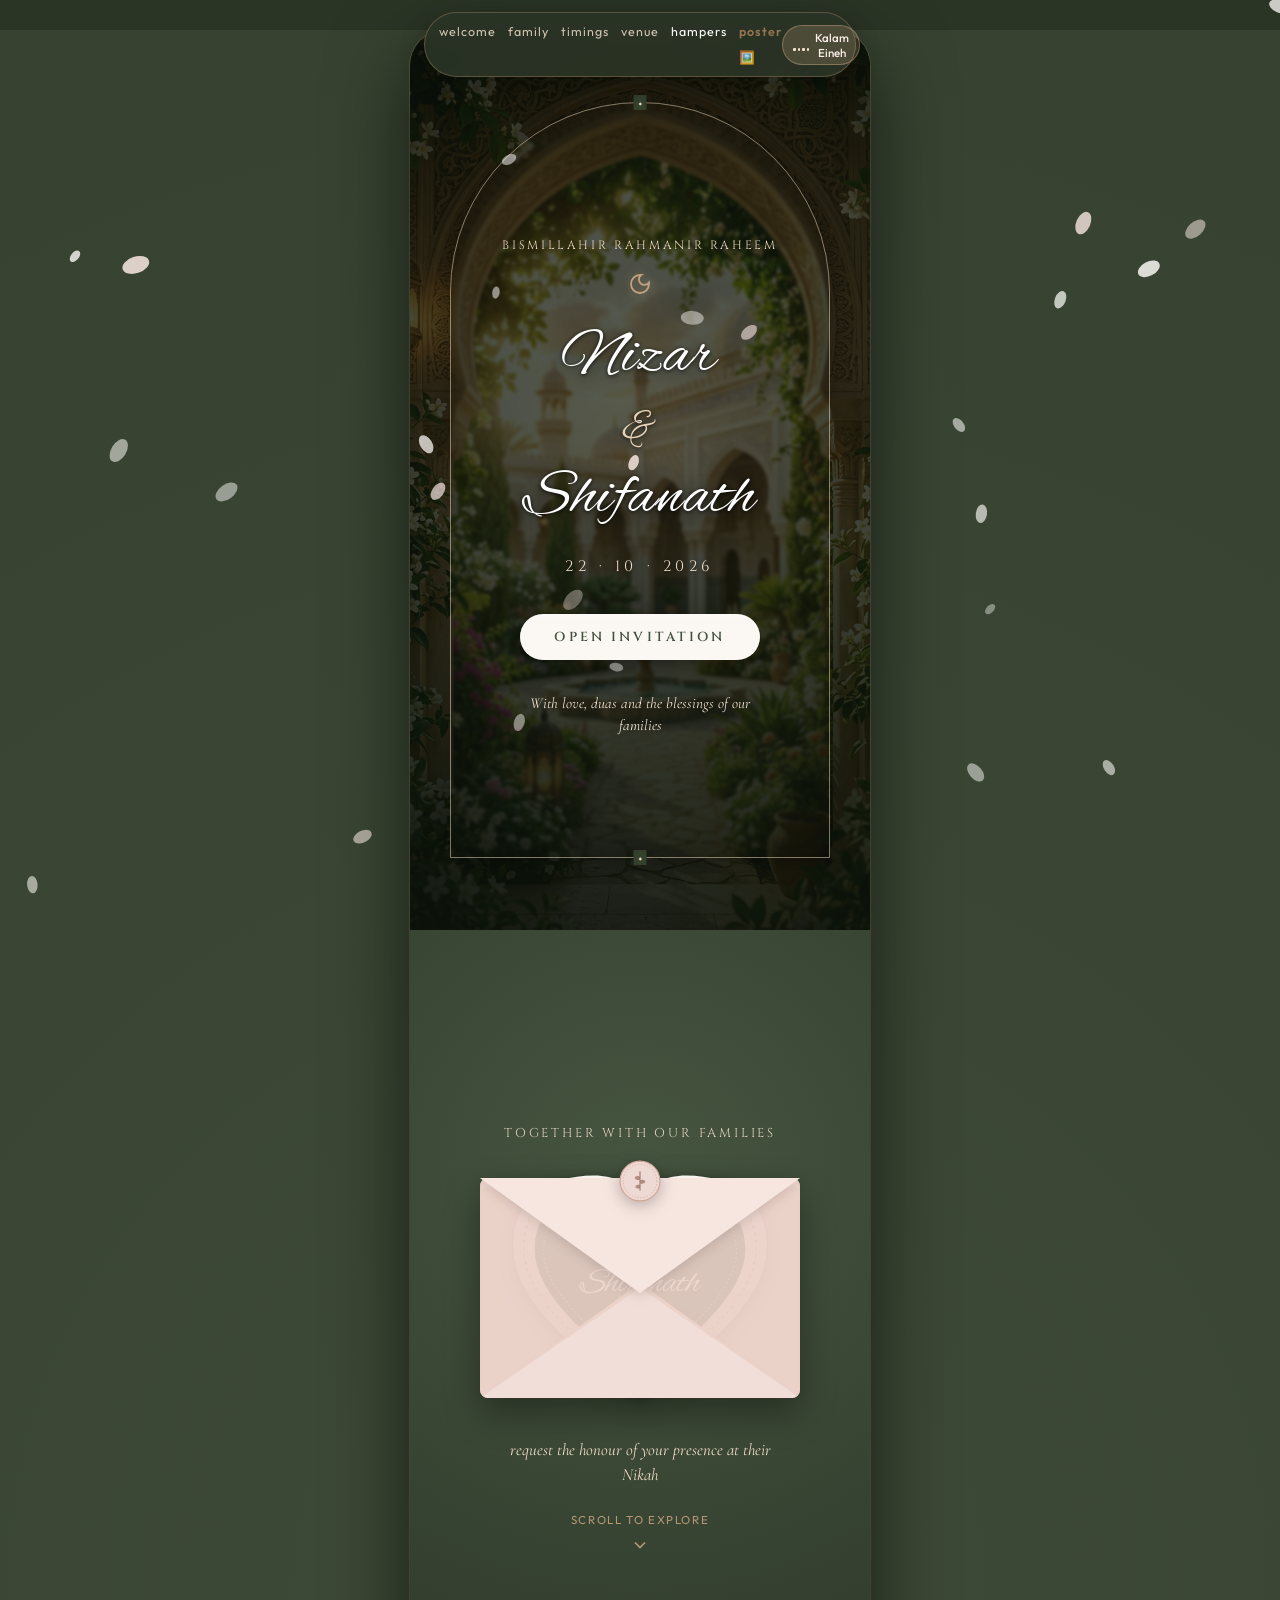
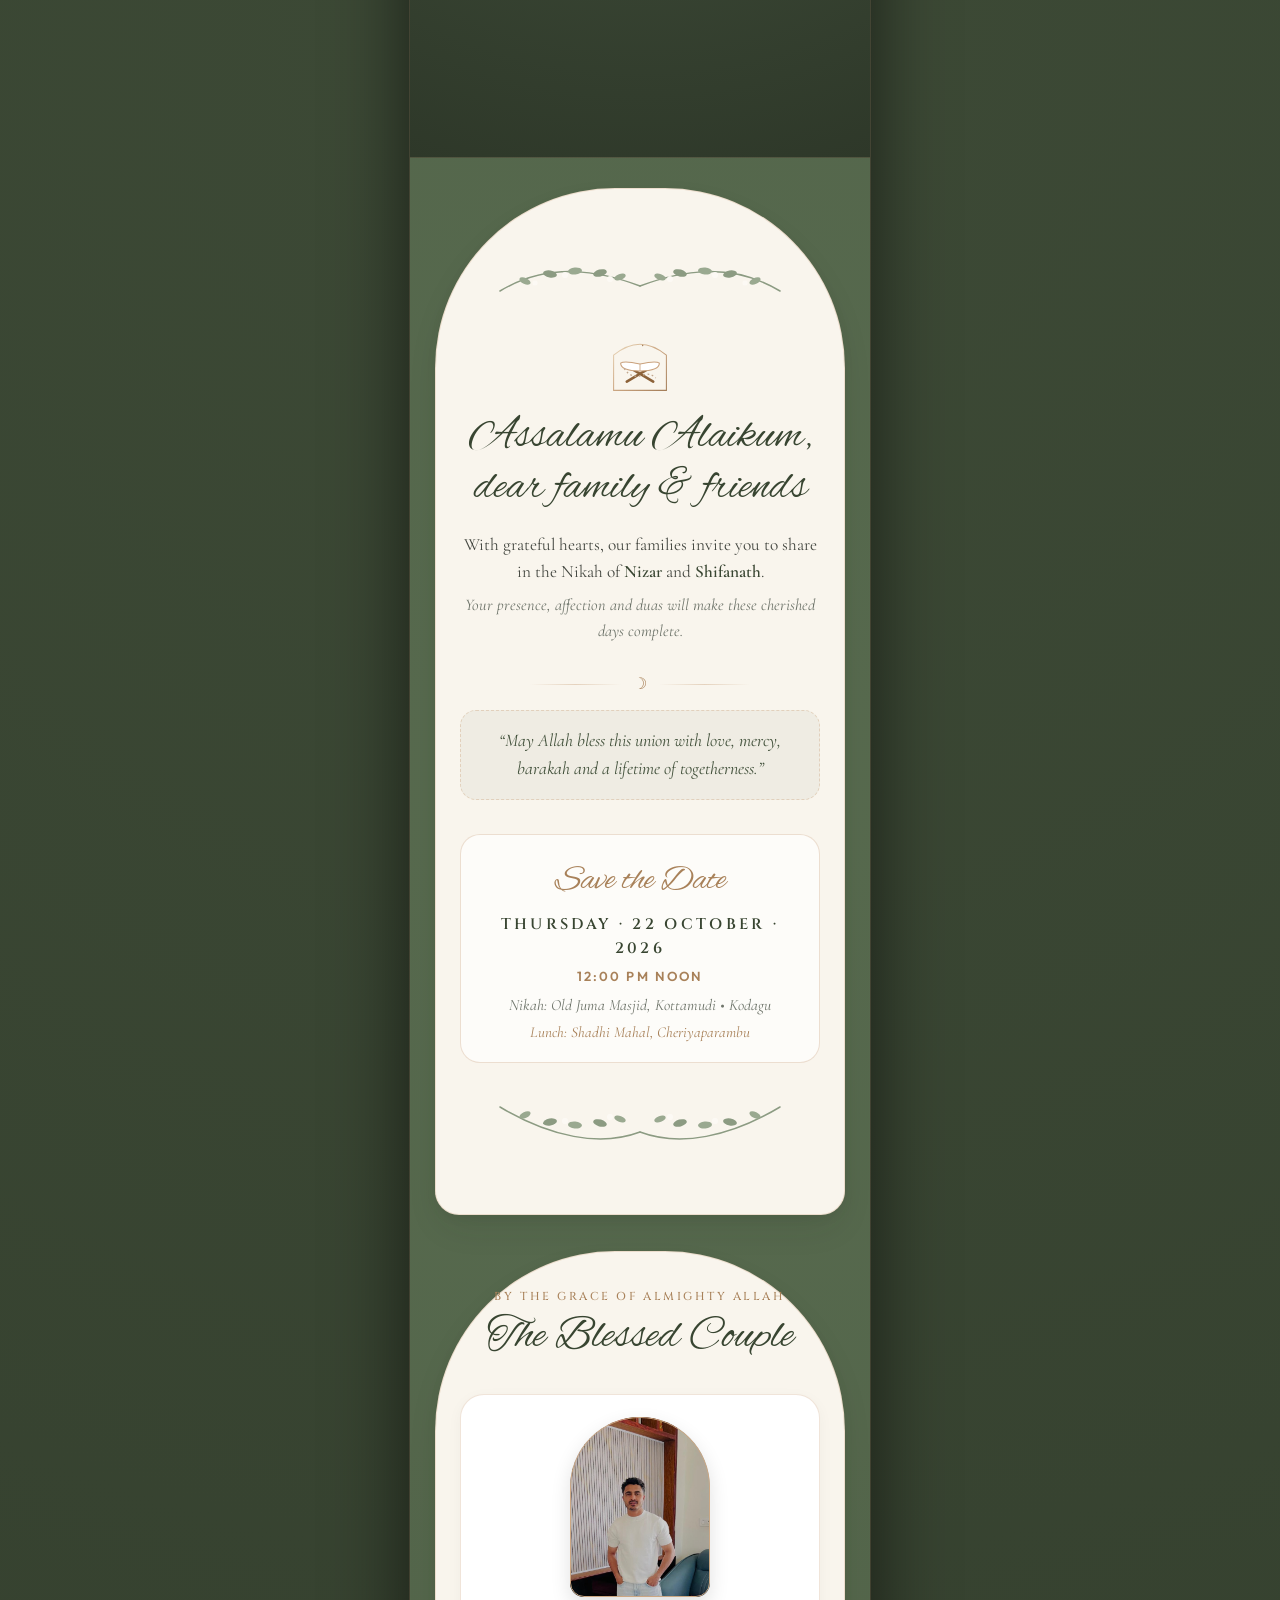
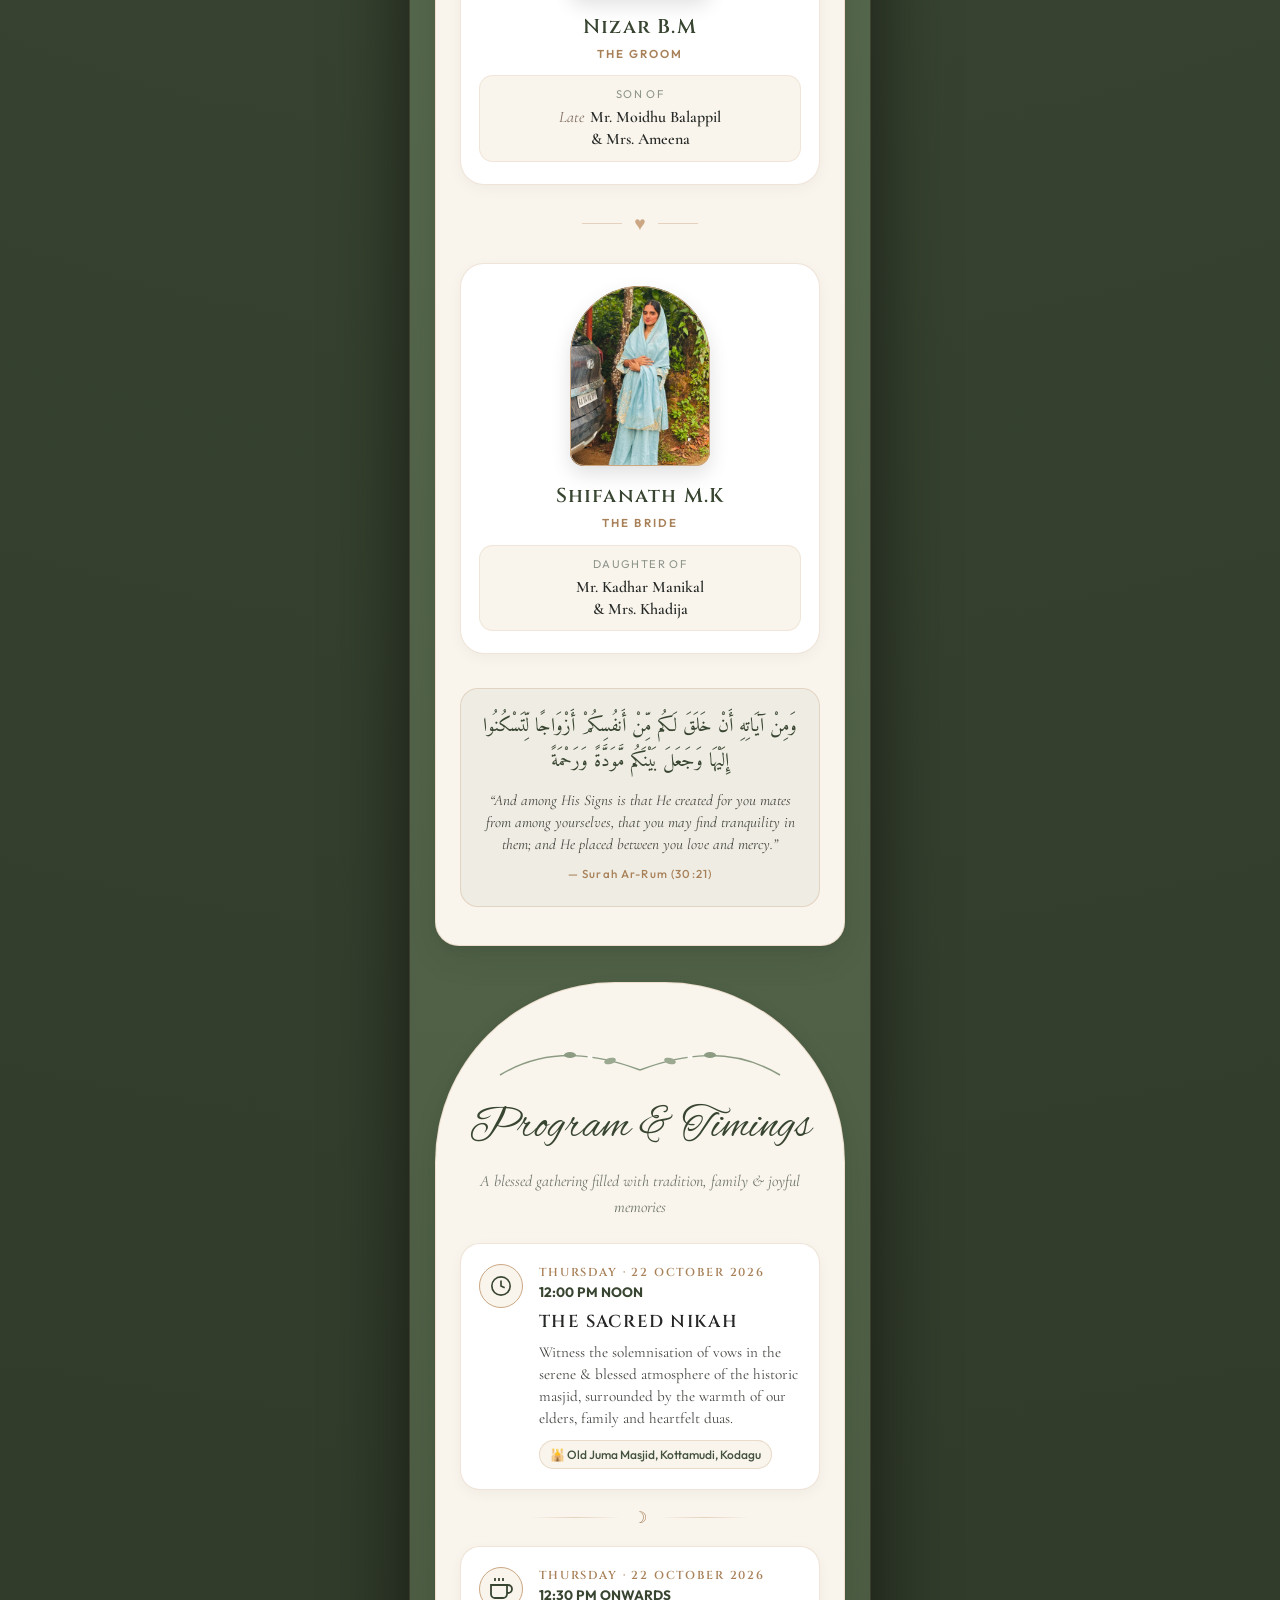
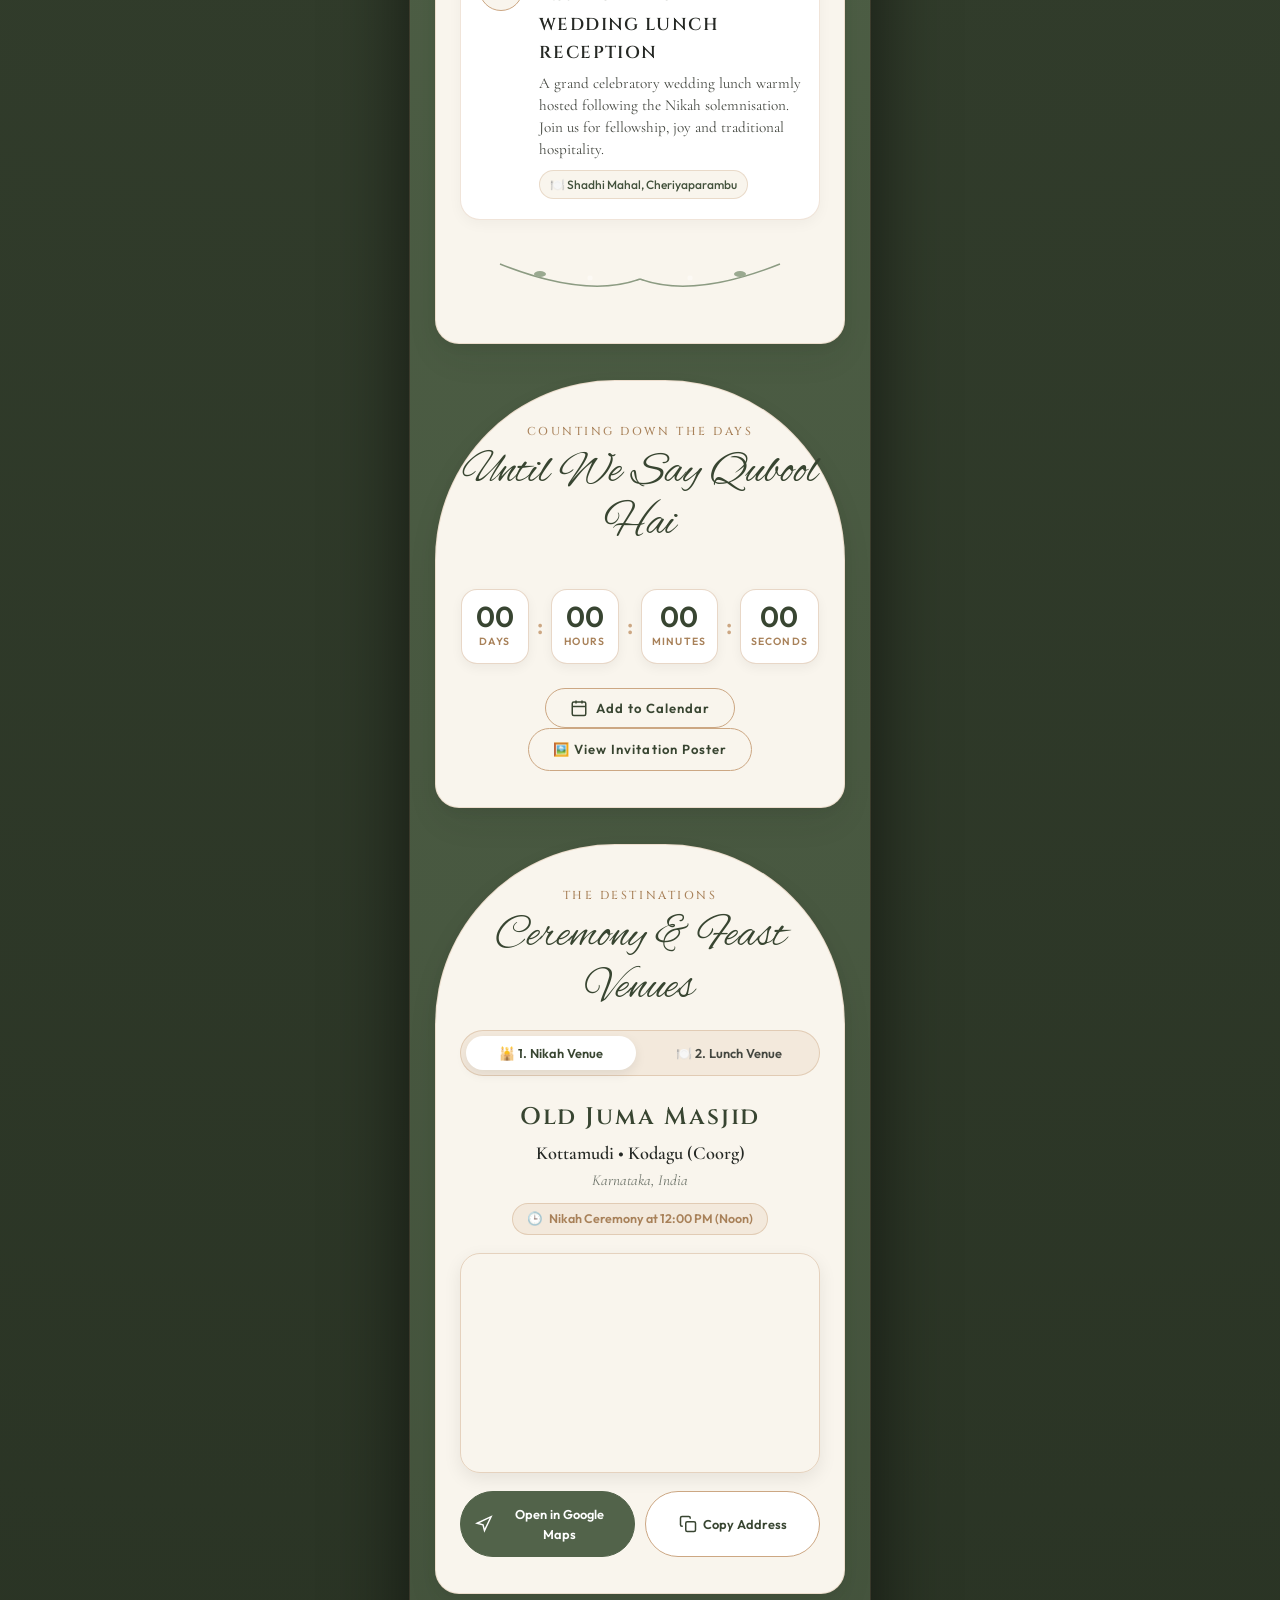
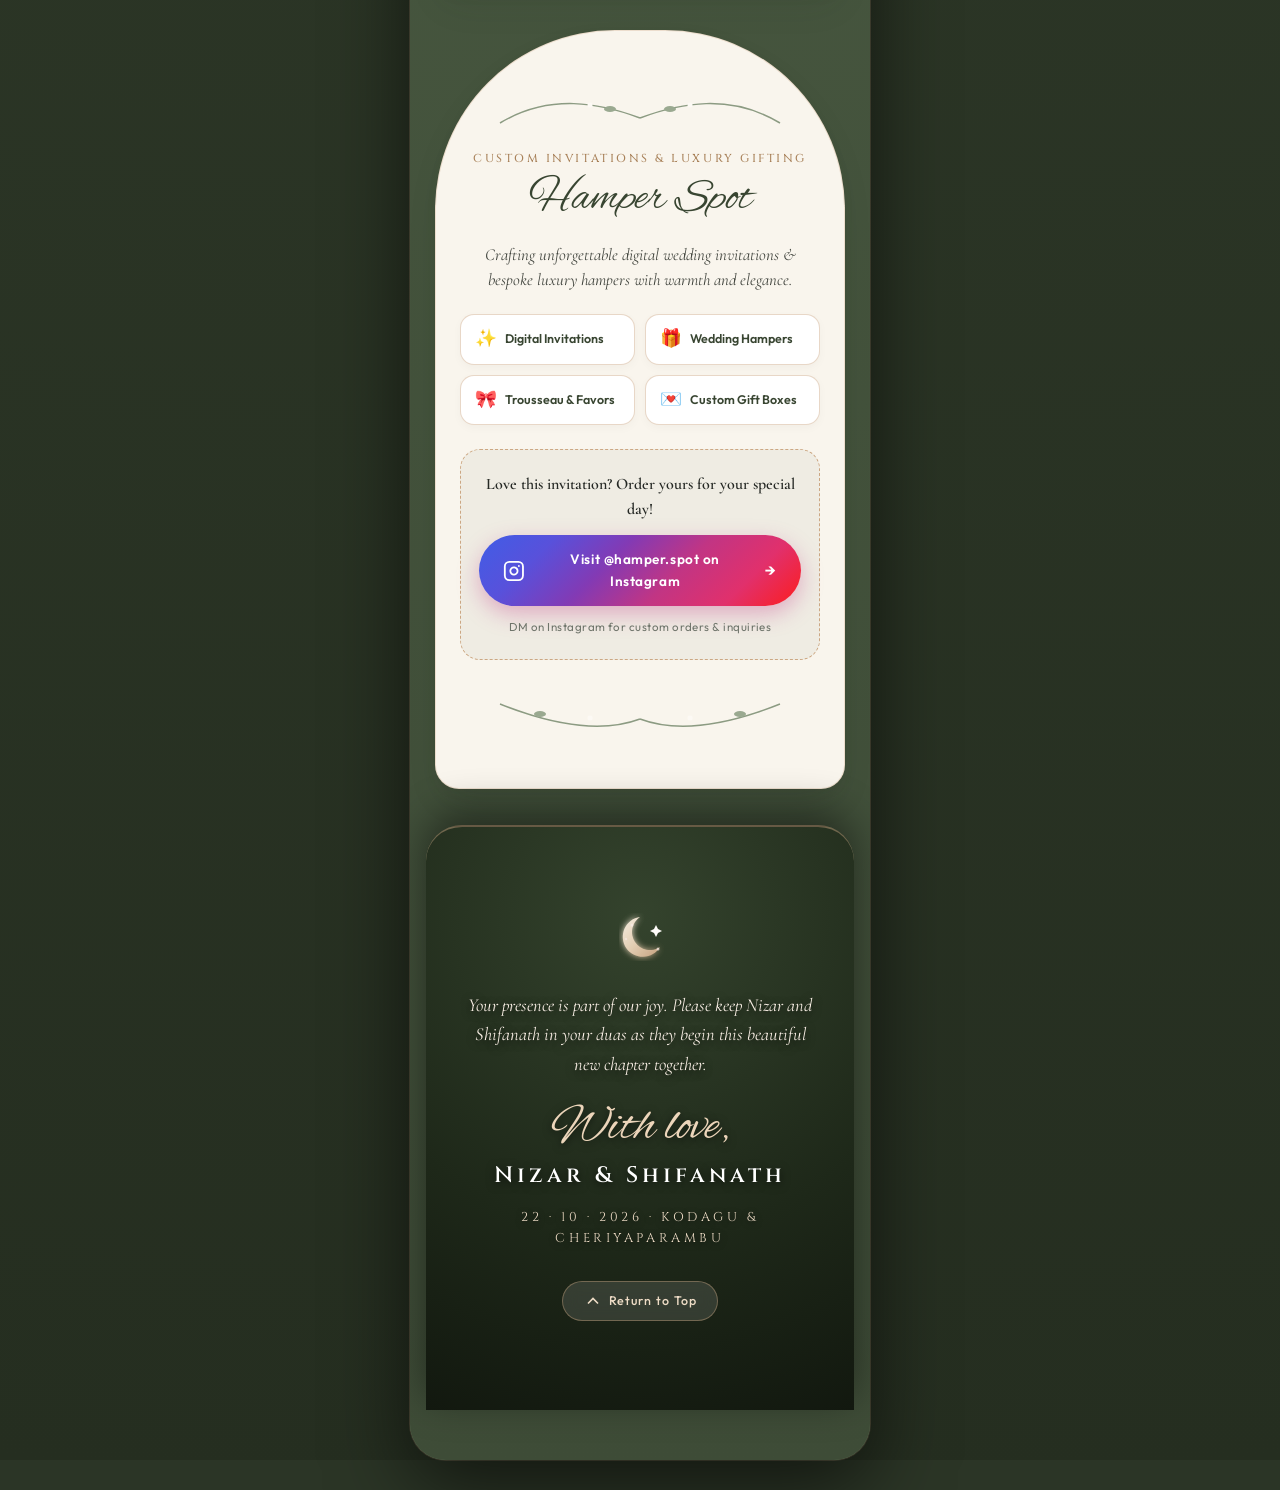
<file: index.html>
<!DOCTYPE html>
<html lang="en">
<head>
  <meta charset="UTF-8">
  <meta name="viewport" content="width=device-width, initial-scale=1.0">
  <title>Nikah Ceremony | Nizar &amp; Shifanath</title>
  
  <!-- SEO & Social Sharing Meta Tags -->
  <meta name="description" content="You are cordially invited to celebrate the blessed Nikah of Nizar B.M and Shifanath M.K on Thursday, 22 October 2026 at 12:00 PM at Old Juma Masjid, Kottamudi, Kodagu, followed by celebratory Wedding Lunch at Shadhi Mahal, Cheriyaparambu.">
  <meta property="og:title" content="Nikah Invitation | Nizar &amp; Shifanath">
  <meta property="og:description" content="With love, duas and blessings of our families. 22 October 2026 · Nikah: Old Juma Masjid, Kottamudi, Kodagu · Lunch: Shadhi Mahal, Cheriyaparambu.">

  <meta property="og:image" content="assets/images/hero_garden.jpg">
  <meta property="og:type" content="website">

  <!-- Google Fonts Preconnect -->
  <link rel="preconnect" href="https://fonts.googleapis.com">
  <link rel="preconnect" href="https://fonts.gstatic.com" crossorigin>
  <link href="https://fonts.googleapis.com/css2?family=Alex+Brush&family=Amiri:ital,wght@0,400;0,700;1,400&family=Cinzel:wght@400;500;600;700&family=Cormorant+Garamond:ital,wght@0,400;0,500;0,600;0,700;1,400;1,600&family=Great+Vibes&family=Outfit:wght@300;400;500;600;700&display=swap" rel="stylesheet">

  <!-- Stylesheet -->
  <link rel="stylesheet" href="css/style.css">
</head>
<body>

  <!-- Floating Falling Petals Canvas -->
  <canvas id="petalsCanvas" aria-hidden="true"></canvas>

  <!-- ==========================================================================
       BACKGROUND AUDIO PLAYER (Kalam Eineh)
       ========================================================================== -->
  <audio id="bgAudio" loop preload="auto">
    <source src="assets/audio/kalam-eineh.m4a" type="audio/mp4">
    <source src="assets/audio/kalam-eineh.webm" type="audio/webm">
    <source src="assets/audio/bi-saraha-clean.m4a" type="audio/mp4">
  </audio>

  <!-- ==========================================================================
       FLOATING NAVIGATION & AUDIO CONTROLS
       ========================================================================== -->
  <header id="siteHeader" class="site-header" aria-label="Main Navigation">
    <nav class="nav-container">
      <ul class="nav-links">
        <li><a href="#welcome" class="nav-link" id="navWelcome">welcome</a></li>
        <li><a href="#family" class="nav-link" id="navFamily">family</a></li>
        <li><a href="#timings" class="nav-link" id="navTimings">timings</a></li>
        <li><a href="#venue" class="nav-link" id="navVenue">venue</a></li>
        <li><a href="#hampers" class="nav-link" id="navHampers">hampers</a></li>
        <li><a href="poster.html" class="nav-link" id="navPoster" target="_blank" style="color: var(--color-gold-dark); font-weight: 600;">poster 🖼️</a></li>
      </ul>

      <!-- Music Pill Button: Kalam Eineh -->
      <button id="btnToggleMusic" class="music-pill" type="button" aria-label="Toggle background music: Kalam Eineh" title="Kalam Eineh - Sherine (كلام عينيه)">
        <span class="music-bars" aria-hidden="true">
          <span class="bar bar-1"></span>
          <span class="bar bar-2"></span>
          <span class="bar bar-3"></span>
          <span class="bar bar-4"></span>
        </span>
        <span class="music-label">Kalam Eineh</span>
      </button>
    </nav>
  </header>

  <!-- ==========================================================================
       APP CONTAINER (Mobile-First Luxury Container)
       ========================================================================== -->
  <div class="invitation-wrapper">

    <!-- ========================================================================
         SCREEN 1: THE SIGNATURE ARCH HERO SCREEN ("OPEN INVITATION")
         ======================================================================== -->
    <section id="heroScreen" class="hero-screen" aria-label="Wedding Invitation Cover">
      <div class="hero-bg-media">
        <img src="assets/images/hero_garden.jpg" alt="Enchanted Garden Courtyard" class="hero-img">
        <div class="hero-vignette-overlay"></div>
      </div>

      <!-- Outer Arch Frame with Diamond Accents -->
      <div class="hero-arch-frame">
        <div class="arch-diamond-top" aria-hidden="true">◆</div>

        <div class="hero-content">
          <p class="bismillah-text">BISMILLAHIR RAHMANIR RAHEEM</p>
          
          <div class="crescent-icon" aria-hidden="true">
            <svg width="24" height="24" viewBox="0 0 24 24" fill="none" stroke="currentColor" stroke-width="1.8">
              <path d="M12 3a9 9 0 1 0 9 9c0-.46-.04-.92-.1-1.36a5.324 5.324 0 0 1-4.4 2.26 5.5 5.5 0 0 1-5.5-5.5c0-1.88.94-3.53 2.38-4.52A9.13 9.13 0 0 0 12 3z"/>
            </svg>
          </div>

          <h1 class="couple-names-hero">Nizar<br><span class="ampersand">&amp;</span><br>Shifanath</h1>

          <p class="wedding-date-hero">22 &middot; 10 &middot; 2026</p>

          <button id="btnOpenInvitation" class="btn-open-pill" type="button" aria-haspopup="dialog">
            <span class="btn-text">OPEN INVITATION</span>
            <span class="btn-glow" aria-hidden="true"></span>
          </button>

          <p class="hero-blessing-text">With love, duas and the blessings of our families</p>
        </div>

        <div class="arch-diamond-bottom" aria-hidden="true">◆</div>
      </div>
    </section>

    <!-- ========================================================================
         ENVELOPE REVEAL SECTION
         ======================================================================== -->
    <div id="envelopeSection" class="envelope-section">
      <div class="envelope-container">
        
        <p class="together-families-text">TOGETHER WITH OUR FAMILIES</p>

        <!-- Interactive 3D Envelope Box -->
        <div id="interactiveEnvelope" class="interactive-envelope" role="button" tabindex="0" aria-label="Open wedding invitation envelope">
          <!-- Back of envelope -->
          <div class="envelope-back"></div>

          <!-- Letter Card with Scalloped Lace Heart -->
          <div id="envelopeLetter" class="envelope-letter">
            <div class="lace-heart-card">
              <!-- Scalloped Lace Heart SVG Border -->
              <svg class="lace-heart-svg" viewBox="0 0 320 280" fill="none" xmlns="http://www.w3.org/2000/svg">
                <defs>
                  <filter id="laceShadow" x="-10%" y="-10%" width="120%" height="120%">
                    <feDropShadow dx="0" dy="4" stdDeviation="6" flood-color="rgba(0,0,0,0.25)"/>
                  </filter>
                  <linearGradient id="sageGrad" x1="0%" y1="0%" x2="100%" y2="100%">
                    <stop offset="0%" stop-color="#4e5c46" />
                    <stop offset="100%" stop-color="#3b4834" />
                  </linearGradient>
                  <linearGradient id="laceGrad" x1="0%" y1="0%" x2="0%" y2="100%">
                    <stop offset="0%" stop-color="#fdf9f5" />
                    <stop offset="50%" stop-color="#f3e7db" />
                    <stop offset="100%" stop-color="#e8d5c4" />
                  </linearGradient>
                </defs>

                <!-- Outer Scalloped Lace Heart Silhouette -->
                <path d="M160 262 C80 205, 18 152, 18 92 C18 42, 58 14, 108 14 C132 14, 150 24, 160 38 C170 24, 188 14, 212 14 C262 14, 302 42, 302 92 C302 152, 240 205, 160 262 Z"
                      fill="url(#laceGrad)" filter="url(#laceShadow)"/>

                <!-- Delicate Lace Eyelet Perforations & Scallop Beads -->
                <path d="M160 252 C88 200, 30 148, 30 94 C30 48, 66 22, 110 22 C132 22, 150 32, 160 46 C170 32, 188 22, 210 22 C254 22, 290 48, 290 94 C290 148, 232 200, 160 252 Z"
                      stroke="#cca783" stroke-width="2" stroke-dasharray="3,5" fill="none"/>

                <!-- Inner Sage Green Heart -->
                <path d="M160 240 C95 192, 42 144, 42 96 C42 55, 74 30, 112 30 C132 30, 150 40, 160 52 C170 40, 188 30, 208 30 C246 30, 278 55, 278 96 C278 144, 225 192, 160 240 Z"
                      fill="url(#sageGrad)"/>

                <!-- Gold Filigree Inner Lining -->
                <path d="M160 230 C100 185, 52 140, 52 98 C52 62, 80 38, 112 38 C130 38, 148 48, 160 60 C172 48, 190 38, 208 38 C240 38, 268 62, 268 98 C268 140, 220 185, 160 230 Z"
                      stroke="#d8bf9a" stroke-width="1.2" stroke-dasharray="2,3" fill="none" opacity="0.8"/>
              </svg>

              <!-- Names inside Lace Heart -->
              <div class="heart-names-content">
                <span class="heart-name">Nizar</span>
                <span class="heart-ampersand">&amp;</span>
                <span class="heart-name">Shifanath</span>
              </div>
            </div>
          </div>

          <!-- Front Pocket & Flap of Envelope -->
          <div class="envelope-pocket">
            <div class="envelope-bottom-fold"></div>
            <div class="envelope-left-fold"></div>
            <div class="envelope-right-fold"></div>
          </div>

          <div id="envelopeFlap" class="envelope-flap">
            <!-- Wax Seal with Olive Sprig -->
            <div id="waxSeal" class="wax-seal" title="Tap to open">
              <svg viewBox="0 0 60 60" width="46" height="46" fill="none">
                <circle cx="30" cy="30" r="26" fill="#eed9d3" stroke="#cca599" stroke-width="1.5"/>
                <circle cx="30" cy="30" r="22" stroke="#cca599" stroke-width="0.8" stroke-dasharray="2 2"/>
                <path d="M30 18 Q30 34 30 42" stroke="#a07a6e" stroke-width="1.5" stroke-linecap="round"/>
                <path d="M30 24 Q24 22 23 26 Q25 30 30 28" fill="#a07a6e" opacity="0.8"/>
                <path d="M30 29 Q36 27 37 31 Q35 35 30 33" fill="#a07a6e" opacity="0.8"/>
                <path d="M30 35 Q24 34 24 38 Q26 41 30 39" fill="#a07a6e" opacity="0.8"/>
              </svg>
            </div>
          </div>
        </div>

        <p class="request-honour-text">request the honour of your presence at their Nikah</p>

        <!-- Tap or Scroll Indicator -->
        <div class="scroll-cue" aria-hidden="true">
          <span class="scroll-cue-text">Scroll to explore</span>
          <svg class="scroll-cue-arrow" width="20" height="20" viewBox="0 0 24 24" fill="none" stroke="currentColor" stroke-width="2">
            <path d="M6 9l6 6 6-6"/>
          </svg>
        </div>

      </div>
    </div>

    <!-- ========================================================================
         MAIN INVITATION CONTENT
         ======================================================================== -->
    <main id="mainContent" class="main-content">

      <!-- ======================================================================
           SECTION 1: WELCOME & SACRED BLESSINGS CARD
           ====================================================================== -->
      <section id="welcome" class="invitation-card-section" aria-label="Welcome and Islamic Blessings">
        <div class="arched-card">
          <!-- Top Olive Wreath Garland SVG -->
          <div class="botanical-arch-top" aria-hidden="true">
            <svg viewBox="0 0 320 80" class="garland-svg" fill="none">
              <path d="M160 55 C120 40 70 30 20 60" stroke="#7d8f74" stroke-width="1.5" stroke-linecap="round"/>
              <path d="M160 55 C200 40 250 30 300 60" stroke="#7d8f74" stroke-width="1.5" stroke-linecap="round"/>
              <ellipse cx="140" cy="46" rx="6" ry="3" transform="rotate(-20 140 46)" fill="#8d9f84"/>
              <ellipse cx="120" cy="42" rx="7" ry="3.5" transform="rotate(-15 120 42)" fill="#7d8f74"/>
              <ellipse cx="95" cy="40" rx="7" ry="3.5" transform="rotate(-5 95 40)" fill="#8d9f84"/>
              <ellipse cx="70" cy="43" rx="7" ry="3.5" transform="rotate(10 70 43)" fill="#7d8f74"/>
              <ellipse cx="45" cy="50" rx="6" ry="3" transform="rotate(25 45 50)" fill="#8d9f84"/>
              <circle cx="130" cy="48" r="3" fill="#fdfaf6"/>
              <circle cx="85" cy="44" r="3" fill="#fdfaf6"/>
              <circle cx="55" cy="52" r="2.5" fill="#fdfaf6"/>
              <ellipse cx="180" cy="46" rx="6" ry="3" transform="rotate(20 180 46)" fill="#8d9f84"/>
              <ellipse cx="200" cy="42" rx="7" ry="3.5" transform="rotate(15 200 42)" fill="#7d8f74"/>
              <ellipse cx="225" cy="40" rx="7" ry="3.5" transform="rotate(5 225 40)" fill="#8d9f84"/>
              <ellipse cx="250" cy="43" rx="7" ry="3.5" transform="rotate(-10 250 43)" fill="#7d8f74"/>
              <ellipse cx="275" cy="50" rx="6" ry="3" transform="rotate(-25 275 50)" fill="#8d9f84"/>
              <circle cx="190" cy="48" r="3" fill="#fdfaf6"/>
              <circle cx="235" cy="44" r="3" fill="#fdfaf6"/>
              <circle cx="265" cy="52" r="2.5" fill="#fdfaf6"/>
            </svg>
          </div>

          <!-- Quran & Rehal Medallion Vignette -->
          <div class="quran-medallion-wrap">
            <div class="medallion-frame">
              <svg viewBox="0 0 100 80" class="rehal-svg" fill="none">
                <defs>
                  <linearGradient id="goldMedal" x1="0" y1="0" x2="1" y2="1">
                    <stop offset="0%" stop-color="#e9d6b9"/>
                    <stop offset="50%" stop-color="#cca783"/>
                    <stop offset="100%" stop-color="#a47d58"/>
                  </linearGradient>
                </defs>
                <path d="M20 70 L20 30 Q50 5 80 30 L80 70 Z" fill="#f9f5ed" stroke="url(#goldMedal)" stroke-width="1.2"/>
                <path d="M35 60 L65 42 M65 60 L35 42" stroke="#8c6239" stroke-width="3" stroke-linecap="round"/>
                <path d="M50 40 Q32 36 28 39 Q28 48 50 48 Q72 48 72 39 Q68 36 50 40 Z" fill="#fff" stroke="#caa27d" stroke-width="1.2"/>
                <path d="M50 40 L50 48" stroke="#cca783" stroke-width="1"/>
                <path d="M32 45 Q40 58 55 52 Q62 50 68 56" stroke="#c0a68d" stroke-width="1.5" stroke-dasharray="2,3"/>
                <path d="M48 20 A3 3 0 0 0 52 23 A3 3 0 0 1 48 20" fill="#a47d58"/>
                <circle cx="53" cy="19" r="0.8" fill="#a47d58"/>
              </svg>
            </div>
          </div>

          <!-- Greeting -->
          <h2 class="script-title">Assalamu Alaikum,<br>dear family &amp; friends</h2>

          <div class="card-body-text">
            <p>
              With grateful hearts, our families invite you to share in the Nikah of 
              <strong>Nizar</strong> and <strong>Shifanath</strong>.
            </p>
            <p class="blessing-sentence">
              Your presence, affection and duas will make these cherished days complete.
            </p>
          </div>

          <!-- Moon divider -->
          <div class="crescent-divider" aria-hidden="true">
            <span class="divider-line"></span>
            <span class="moon-symbol">☽</span>
            <span class="divider-line"></span>
          </div>

          <!-- Islamic Dua -->
          <blockquote class="islamic-dua">
            &ldquo;May Allah bless this union with love, mercy, barakah and a lifetime of togetherness.&rdquo;
          </blockquote>

          <!-- Save the Date -->
          <div class="save-the-date-block">
            <p class="save-the-date-script">Save the Date</p>
            <p class="date-caps">THURSDAY &middot; 22 OCTOBER &middot; 2026</p>
            <p class="time-caps">12:00 PM NOON</p>
            <p class="venue-caps">Nikah: Old Juma Masjid, Kottamudi &bull; Kodagu</p>
            <p class="venue-caps-sub">Lunch: Shadhi Mahal, Cheriyaparambu</p>
          </div>

          <!-- Bottom Olive Wreath Garland SVG -->
          <div class="botanical-arch-bottom" aria-hidden="true">
            <svg viewBox="0 0 320 80" class="garland-svg-bottom" fill="none">
              <path d="M20 20 C70 50 120 60 160 45" stroke="#7d8f74" stroke-width="1.5" stroke-linecap="round"/>
              <path d="M300 20 C250 50 200 60 160 45" stroke="#7d8f74" stroke-width="1.5" stroke-linecap="round"/>
              <ellipse cx="45" cy="28" rx="6" ry="3" transform="rotate(-25 45 28)" fill="#8d9f84"/>
              <ellipse cx="70" cy="35" rx="7" ry="3.5" transform="rotate(-10 70 35)" fill="#7d8f74"/>
              <ellipse cx="95" cy="38" rx="7" ry="3.5" transform="rotate(5 95 38)" fill="#8d9f84"/>
              <ellipse cx="120" cy="36" rx="7" ry="3.5" transform="rotate(15 120 36)" fill="#7d8f74"/>
              <ellipse cx="140" cy="32" rx="6" ry="3" transform="rotate(20 140 32)" fill="#8d9f84"/>
              <ellipse cx="275" cy="28" rx="6" ry="3" transform="rotate(25 275 28)" fill="#8d9f84"/>
              <ellipse cx="250" cy="35" rx="7" ry="3.5" transform="rotate(10 250 35)" fill="#7d8f74"/>
              <ellipse cx="225" cy="38" rx="7" ry="3.5" transform="rotate(-5 225 38)" fill="#8d9f84"/>
              <ellipse cx="200" cy="36" rx="7" ry="3.5" transform="rotate(-15 200 36)" fill="#7d8f74"/>
              <ellipse cx="180" cy="32" rx="6" ry="3" transform="rotate(-20 180 32)" fill="#8d9f84"/>
              <circle cx="85" cy="34" r="3" fill="#fdfaf6"/>
              <circle cx="130" cy="30" r="3" fill="#fdfaf6"/>
              <circle cx="190" cy="30" r="3" fill="#fdfaf6"/>
              <circle cx="235" cy="34" r="3" fill="#fdfaf6"/>
            </svg>
          </div>
        </div>
      </section>

      <!-- ======================================================================
           SECTION 2: THE BRIDE & GROOM AND FAMILIES (Groom's Father: Late)
           ====================================================================== -->
      <section id="family" class="invitation-card-section" aria-label="Bride and Groom and Parents">
        <div class="arched-card family-card">
          <p class="section-eyebrow">BY THE GRACE OF ALMIGHTY ALLAH</p>
          <h2 class="script-title">The Blessed Couple</h2>
          
          <div class="couple-grid">
            <!-- Groom Card -->
            <div class="person-card groom-profile">
              <div class="person-photo-arch">
                <img src="assets/images/groom.jpg" alt="Groom Nizar B.M" class="person-photo" loading="lazy">
                <div class="photo-gold-border" aria-hidden="true"></div>
              </div>
              <h3 class="person-name">Nizar B.M</h3>
              <p class="person-title">THE GROOM</p>
              <div class="parents-box">
                <span class="parent-label">Son of</span>
                <p class="parent-names"><span class="late-title">Late</span> Mr. Moidhu Balappil<br>&amp; Mrs. Ameena</p>
              </div>
            </div>

            <!-- Couple Heart Centerpiece -->
            <div class="couple-connector" aria-hidden="true">
              <span class="connector-line"></span>
              <span class="connector-heart">&hearts;</span>
              <span class="connector-line"></span>
            </div>

            <!-- Bride Card -->
            <div class="person-card bride-profile">
              <div class="person-photo-arch">
                <img src="assets/images/bride.jpg" alt="Bride Shifanath M.K" class="person-photo" loading="lazy">
                <div class="photo-gold-border" aria-hidden="true"></div>
              </div>
              <h3 class="person-name">Shifanath M.K</h3>
              <p class="person-title">THE BRIDE</p>
              <div class="parents-box">
                <span class="parent-label">Daughter of</span>
                <p class="parent-names">Mr. Kadhar Manikal<br>&amp; Mrs. Khadija</p>
              </div>
            </div>
          </div>

          <!-- Quran Verse on Marriage -->
          <div class="quran-quote-box">
            <div class="arabic-script" lang="ar" dir="rtl">
              وَمِنْ آيَاتِهِ أَنْ خَلَقَ لَكُم مِّنْ أَنفُسِكُمْ أَزْوَاجًا لِّتَسْكُنُوا إِلَيْهَا وَجَعَلَ بَيْنَكُم مَّوَدَّةً وَرَحْمَةً
            </div>
            <p class="quote-translation">
              &ldquo;And among His Signs is that He created for you mates from among yourselves, that you may find tranquility in them; and He placed between you love and mercy.&rdquo;
            </p>
            <span class="quote-surah">&mdash; Surah Ar-Rum (30:21)</span>
          </div>
        </div>
      </section>

      <!-- ======================================================================
           SECTION 3: CELEBRATION TIMINGS & PROGRAM (Lunch Followed after Nikah)
           ====================================================================== -->
      <section id="timings" class="invitation-card-section" aria-label="Ceremony Schedule and Events">
        <div class="arched-card events-card">
          <!-- Top Olive Garland -->
          <div class="botanical-arch-top" aria-hidden="true">
            <svg viewBox="0 0 320 60" class="garland-svg" fill="none">
              <path d="M160 45 C120 30 70 20 20 50" stroke="#7d8f74" stroke-width="1.5"/>
              <path d="M160 45 C200 30 250 20 300 50" stroke="#7d8f74" stroke-width="1.5"/>
              <ellipse cx="130" cy="36" rx="6" ry="3" transform="rotate(-15 130 36)" fill="#8d9f84"/>
              <ellipse cx="190" cy="36" rx="6" ry="3" transform="rotate(15 190 36)" fill="#8d9f84"/>
              <ellipse cx="90" cy="30" rx="6" ry="3" fill="#7d8f74"/>
              <ellipse cx="230" cy="30" rx="6" ry="3" fill="#7d8f74"/>
              <circle cx="110" cy="32" r="2.5" fill="#fdfaf6"/>
              <circle cx="210" cy="32" r="2.5" fill="#fdfaf6"/>
            </svg>
          </div>

          <h2 class="script-title">Program &amp; Timings</h2>
          <p class="celebration-subtitle">A blessed gathering filled with tradition, family &amp; joyful memories</p>

          <div class="timeline-container">
            <!-- Event 1: The Nikah -->
            <div class="timeline-item">
              <div class="timeline-badge" aria-hidden="true">
                <svg width="22" height="22" viewBox="0 0 24 24" fill="none" stroke="currentColor" stroke-width="1.8">
                  <circle cx="12" cy="12" r="10"/>
                  <polyline points="12 6 12 12 16 14"/>
                </svg>
              </div>
              <div class="timeline-content">
                <p class="event-date">THURSDAY &middot; 22 OCTOBER 2026</p>
                <p class="event-time">12:00 PM NOON</p>
                <h3 class="event-title">THE SACRED NIKAH</h3>
                <p class="event-desc">
                  Witness the solemnisation of vows in the serene &amp; blessed atmosphere of the historic masjid, surrounded by the warmth of our elders, family and heartfelt duas.
                </p>
                <span class="event-location-pill">🕌 Old Juma Masjid, Kottamudi, Kodagu</span>
              </div>
            </div>

            <!-- Divider with crescent -->
            <div class="crescent-divider timeline-divider" aria-hidden="true">
              <span class="divider-line"></span>
              <span class="moon-symbol">☽</span>
              <span class="divider-line"></span>
            </div>

            <!-- Event 2: Lunch followed after Nikah -->
            <div class="timeline-item">
              <div class="timeline-badge feast-badge" aria-hidden="true">
                <svg width="24" height="24" viewBox="0 0 24 24" fill="none" stroke="currentColor" stroke-width="1.8">
                  <path d="M18 8h1a4 4 0 0 1 0 8h-1"/>
                  <path d="M2 8h16v9a4 4 0 0 1-4 4H6a4 4 0 0 1-4-4V8z"/>
                  <line x1="6" y1="1" x2="6" y2="4"/>
                  <line x1="10" y1="1" x2="10" y2="4"/>
                  <line x1="14" y1="1" x2="14" y2="4"/>
                </svg>
              </div>
              <div class="timeline-content">
                <p class="event-date">THURSDAY &middot; 22 OCTOBER 2026</p>
                <p class="event-time">12:30 PM ONWARDS</p>
                <h3 class="event-title">WEDDING LUNCH RECEPTION</h3>
                <p class="event-desc">
                  A grand celebratory wedding lunch warmly hosted following the Nikah solemnisation. Join us for fellowship, joy and traditional hospitality.
                </p>
                <span class="event-location-pill">🍽️ Shadhi Mahal, Cheriyaparambu</span>
              </div>
            </div>
          </div>

          <!-- Bottom Olive Garland -->
          <div class="botanical-arch-bottom" aria-hidden="true">
            <svg viewBox="0 0 320 60" class="garland-svg-bottom" fill="none">
              <path d="M20 20 C70 40 120 50 160 35" stroke="#7d8f74" stroke-width="1.5"/>
              <path d="M300 20 C250 40 200 50 160 35" stroke="#7d8f74" stroke-width="1.5"/>
              <ellipse cx="60" cy="30" rx="6" ry="3" fill="#8d9f84"/>
              <ellipse cx="260" cy="30" rx="6" ry="3" fill="#8d9f84"/>
              <circle cx="110" cy="34" r="2.5" fill="#fdfaf6"/>
              <circle cx="210" cy="34" r="2.5" fill="#fdfaf6"/>
            </svg>
          </div>
        </div>
      </section>

      <!-- ======================================================================
           SECTION 4: LIVE COUNTDOWN & CALENDAR
           ====================================================================== -->
      <section class="invitation-card-section" aria-label="Countdown to Wedding">
        <div class="arched-card countdown-card">
          <p class="section-eyebrow">COUNTING DOWN THE DAYS</p>
          <h2 class="script-title">Until We Say Qubool Hai</h2>

          <div id="countdownGrid" class="countdown-grid" role="timer" aria-live="polite">
            <div class="countdown-unit">
              <span id="countDays" class="unit-number">--</span>
              <span class="unit-label">DAYS</span>
            </div>
            <span class="countdown-separator" aria-hidden="true">:</span>
            <div class="countdown-unit">
              <span id="countHours" class="unit-number">--</span>
              <span class="unit-label">HOURS</span>
            </div>
            <span class="countdown-separator" aria-hidden="true">:</span>
            <div class="countdown-unit">
              <span id="countMins" class="unit-number">--</span>
              <span class="unit-label">MINUTES</span>
            </div>
            <span class="countdown-separator" aria-hidden="true">:</span>
            <div class="countdown-unit">
              <span id="countSecs" class="unit-number">--</span>
              <span class="unit-label">SECONDS</span>
            </div>
          </div>

          <div class="calendar-actions">
            <button id="btnAddToCalendar" class="btn-calendar" type="button">
              <svg width="18" height="18" viewBox="0 0 24 24" fill="none" stroke="currentColor" stroke-width="2">
                <rect x="3" y="4" width="18" height="18" rx="2" ry="2"/>
                <line x1="16" y1="2" x2="16" y2="6"/>
                <line x1="8" y1="2" x2="8" y2="6"/>
                <line x1="3" y1="10" x2="21" y2="10"/>
              </svg>
              <span>Add to Calendar</span>
            </button>
            <a href="poster.html" target="_blank" class="btn-calendar" style="text-decoration: none; display: inline-flex; align-items: center; gap: 6px;">
              <span>🖼️ View Invitation Poster</span>
            </a>
          </div>
        </div>
      </section>

      <!-- ======================================================================
           SECTION 5: VENUE & DIRECTIONS (NIKAH & LUNCH)
           ====================================================================== -->
      <section id="venue" class="invitation-card-section" aria-label="Venue and Location">
        <div class="arched-card venue-card">
          <p class="section-eyebrow">THE DESTINATIONS</p>
          <h2 class="script-title">Ceremony &amp; Feast Venues</h2>

          <!-- Venue Switcher Tabs -->
          <div class="venue-tabs-nav" role="tablist">
            <button type="button" class="venue-tab-btn active" id="tabNikahBtn" role="tab" aria-selected="true" aria-controls="paneNikah">
              <span>🕌 1. Nikah Venue</span>
            </button>
            <button type="button" class="venue-tab-btn" id="tabLunchBtn" role="tab" aria-selected="false" aria-controls="paneLunch">
              <span>🍽️ 2. Lunch Venue</span>
            </button>
          </div>

          <!-- PANE 1: NIKAH AT OLD JUMA MASJID, KOTTAMUDI, KODAGU -->
          <div class="venue-pane active" id="paneNikah" role="tabpanel">
            <div class="venue-details-box">
              <h3 class="venue-name">Old Juma Masjid</h3>
              <p class="venue-area">Kottamudi &bull; Kodagu (Coorg)</p>
              <p class="venue-sub">Karnataka, India</p>

              <div class="venue-time-badge">
                <span class="venue-clock-icon">🕒</span>
                <span>Nikah Ceremony at 12:00 PM (Noon)</span>
              </div>
            </div>

            <!-- Location Map Frame for Old Juma Masjid, Kottamudi -->
            <div class="map-embed-wrapper">
              <iframe 
                src="https://www.google.com/maps?q=Old+Juma+Masjid+Kottamudi+Kodagu&output=embed" 
                class="google-map-iframe" 
                loading="lazy" 
                referrerpolicy="no-referrer-when-downgrade"
                title="Google Map location of Old Juma Masjid, Kottamudi, Kodagu">
              </iframe>
            </div>

            <!-- Venue Action Buttons for Nikah -->
            <div class="venue-action-buttons">
              <a href="https://maps.google.com/?q=Old+Juma+Masjid+Kottamudi+Kodagu" target="_blank" rel="noopener noreferrer" class="btn-venue-action primary" id="btnOpenMapsNikah">
                <svg width="18" height="18" viewBox="0 0 24 24" fill="none" stroke="currentColor" stroke-width="2">
                  <polygon points="3 11 22 2 13 21 11 13 3 11"/>
                </svg>
                <span>Open in Google Maps</span>
              </a>

              <button type="button" class="btn-venue-action secondary" id="btnCopyAddressNikah">
                <svg width="18" height="18" viewBox="0 0 24 24" fill="none" stroke="currentColor" stroke-width="2">
                  <rect x="9" y="9" width="13" height="13" rx="2" ry="2"/>
                  <path d="M5 15H4a2 2 0 0 1-2-2V4a2 2 0 0 1 2-2h9a2 2 0 0 1 2 2v1"/>
                </svg>
                <span id="copyNikahText">Copy Address</span>
              </button>
            </div>
          </div>

          <!-- PANE 2: LUNCH AT SHADHI MAHAL, CHERIYAPARAMBU -->
          <div class="venue-pane" id="paneLunch" role="tabpanel">
            <div class="venue-details-box">
              <h3 class="venue-name">Shadhi Mahal</h3>
              <p class="venue-area">Cheriyaparambu</p>
              <p class="venue-sub">Kerala, India</p>

              <div class="venue-time-badge">
                <span class="venue-clock-icon">🍽️</span>
                <span>Wedding Lunch Feast from 12:30 PM Onwards</span>
              </div>
            </div>

            <!-- Location Map Frame for Shadhi Mahal, Cheriyaparambu -->
            <div class="map-embed-wrapper">
              <iframe 
                src="https://www.google.com/maps?q=Shadhi+Mahal+Cheriyaparambu&output=embed" 
                class="google-map-iframe" 
                loading="lazy" 
                referrerpolicy="no-referrer-when-downgrade"
                title="Google Map location of Shadhi Mahal, Cheriyaparambu">
              </iframe>
            </div>

            <!-- Venue Action Buttons for Lunch -->
            <div class="venue-action-buttons">
              <a href="https://maps.google.com/?q=Shadhi+Mahal+Cheriyaparambu" target="_blank" rel="noopener noreferrer" class="btn-venue-action primary" id="btnOpenMapsLunch">
                <svg width="18" height="18" viewBox="0 0 24 24" fill="none" stroke="currentColor" stroke-width="2">
                  <polygon points="3 11 22 2 13 21 11 13 3 11"/>
                </svg>
                <span>Open in Google Maps</span>
              </a>

              <button type="button" class="btn-venue-action secondary" id="btnCopyAddressLunch">
                <svg width="18" height="18" viewBox="0 0 24 24" fill="none" stroke="currentColor" stroke-width="2">
                  <rect x="9" y="9" width="13" height="13" rx="2" ry="2"/>
                  <path d="M5 15H4a2 2 0 0 1-2-2V4a2 2 0 0 1 2-2h9a2 2 0 0 1 2 2v1"/>
                </svg>
                <span id="copyLunchText">Copy Address</span>
              </button>
            </div>
          </div>

        </div>
      </section>

      <!-- ======================================================================
           SECTION 6: INVITATION ORDERS & HAMPERS — HAMPER SPOT
           ====================================================================== -->
      <section id="hampers" class="invitation-card-section" aria-label="Hamper Spot Custom Invitations and Hampers">
        <div class="arched-card hamper-spot-card">
          <!-- Top Olive Garland -->
          <div class="botanical-arch-top" aria-hidden="true">
            <svg viewBox="0 0 320 60" class="garland-svg" fill="none">
              <path d="M160 45 C120 30 70 20 20 50" stroke="#7d8f74" stroke-width="1.5"/>
              <path d="M160 45 C200 30 250 20 300 50" stroke="#7d8f74" stroke-width="1.5"/>
              <ellipse cx="130" cy="36" rx="6" ry="3" fill="#8d9f84"/>
              <ellipse cx="190" cy="36" rx="6" ry="3" fill="#8d9f84"/>
              <circle cx="110" cy="32" r="2.5" fill="#fdfaf6"/>
              <circle cx="210" cy="32" r="2.5" fill="#fdfaf6"/>
            </svg>
          </div>

          <p class="section-eyebrow">CUSTOM INVITATIONS &amp; LUXURY GIFTING</p>
          <h2 class="script-title">Hamper Spot</h2>
          
          <p class="hamper-tagline">
            Crafting unforgettable digital wedding invitations &amp; bespoke luxury hampers with warmth and elegance.
          </p>

          <!-- Hamper Offerings Grid -->
          <div class="hamper-features-grid">
            <div class="hamper-feature-pill">
              <span class="feature-icon">✨</span>
              <span class="feature-title">Digital Invitations</span>
            </div>
            <div class="hamper-feature-pill">
              <span class="feature-icon">🎁</span>
              <span class="feature-title">Wedding Hampers</span>
            </div>
            <div class="hamper-feature-pill">
              <span class="feature-icon">🎀</span>
              <span class="feature-title">Trousseau &amp; Favors</span>
            </div>
            <div class="hamper-feature-pill">
              <span class="feature-icon">💌</span>
              <span class="feature-title">Custom Gift Boxes</span>
            </div>
          </div>

          <div class="hamper-cta-box">
            <p class="hamper-prompt-text">Love this invitation? Order yours for your special day!</p>
            
            <a href="https://www.instagram.com/hamper.spot?xtok=aG1zZnZma3k3bDJi&utm_source=qr" 
               target="_blank" 
               rel="noopener noreferrer" 
               class="btn-hamper-instagram"
               id="btnHamperInstagram">
              <!-- Instagram Gradient Logo SVG -->
              <svg width="22" height="22" viewBox="0 0 24 24" fill="none" stroke="currentColor" stroke-width="2" stroke-linecap="round" stroke-linejoin="round">
                <rect x="2" y="2" width="20" height="20" rx="5" ry="5"></rect>
                <path d="M16 11.37A4 4 0 1 1 12.63 8 4 4 0 0 1 16 11.37z"></path>
                <line x1="17.5" y1="6.5" x2="17.51" y2="6.5"></line>
              </svg>
              <span>Visit @hamper.spot on Instagram</span>
              <span class="btn-arrow" aria-hidden="true">&rarr;</span>
            </a>

            <span class="instagram-handle-sub">DM on Instagram for custom orders &amp; inquiries</span>
          </div>

          <!-- Bottom Olive Garland -->
          <div class="botanical-arch-bottom" aria-hidden="true">
            <svg viewBox="0 0 320 60" class="garland-svg-bottom" fill="none">
              <path d="M20 20 C70 40 120 50 160 35" stroke="#7d8f74" stroke-width="1.5"/>
              <path d="M300 20 C250 40 200 50 160 35" stroke="#7d8f74" stroke-width="1.5"/>
              <ellipse cx="60" cy="30" rx="6" ry="3" fill="#8d9f84"/>
              <ellipse cx="260" cy="30" rx="6" ry="3" fill="#8d9f84"/>
              <circle cx="110" cy="34" r="2.5" fill="#fdfaf6"/>
              <circle cx="210" cy="34" r="2.5" fill="#fdfaf6"/>
            </svg>
          </div>
        </div>
      </section>

      <!-- ======================================================================
           SECTION 7: CLOSING FAMILY BLESSINGS (STUNNING COLOR PALETTE - NO IMAGE)
           ====================================================================== -->
      <section class="night-courtyard-section color-only-closing" aria-label="Closing Duas and Family Blessings">
        
        <!-- Glowing Crescent & Lantern Decorative Motif -->
        <div class="closing-celestial-motif" aria-hidden="true">
          <svg width="60" height="60" viewBox="0 0 60 60" fill="none" class="celestial-crescent-svg">
            <defs>
              <linearGradient id="goldGlow" x1="0%" y1="0%" x2="100%" y2="100%">
                <stop offset="0%" stop-color="#fff6ea"/>
                <stop offset="50%" stop-color="#ecd5ba"/>
                <stop offset="100%" stop-color="#cca783"/>
              </linearGradient>
              <filter id="softGlow">
                <feGaussianBlur stdDeviation="3" result="blur"/>
                <feMerge>
                  <feMergeNode in="blur"/>
                  <feMergeNode in="SourceGraphic"/>
                </feMerge>
              </filter>
            </defs>
            <!-- Crescent Moon -->
            <path d="M30 10 A20 20 0 1 0 50 40 A15 15 0 0 1 30 10 Z" fill="url(#goldGlow)" filter="url(#softGlow)" opacity="0.95"/>
            <!-- Radiant Star Sparkles -->
            <polygon points="46,18 48,22 52,24 48,26 46,30 44,26 40,24 44,22" fill="#fffdfa"/>
            <circle cx="22" cy="18" r="1.5" fill="#faede8" opacity="0.7"/>
            <circle cx="16" cy="32" r="1.2" fill="#faede8" opacity="0.6"/>
            <circle cx="48" cy="42" r="1.5" fill="#faede8" opacity="0.7"/>
          </svg>
        </div>

        <div class="night-content-card">
          <p class="night-dua-text">
            Your presence is part of our joy. Please keep Nizar and Shifanath in your duas as they begin this beautiful new chapter together.
          </p>

          <p class="with-love-script">With love,</p>
          <p class="closing-couple-names">Nizar &amp; Shifanath</p>

          <p class="closing-footer-date">22 &middot; 10 &middot; 2026 &middot; KODAGU &amp; CHERIYAPARAMBU</p>

          <button id="btnScrollToTop" class="btn-back-to-top" type="button" aria-label="Back to top">
            <svg width="20" height="20" viewBox="0 0 24 24" fill="none" stroke="currentColor" stroke-width="2">
              <path d="M18 15l-6-6-6 6"/>
            </svg>
            <span>Return to Top</span>
          </button>
        </div>
      </section>

    </main>

  </div>

  <!-- Toast Notification -->
  <div id="toastNotification" class="toast-notification" role="status" aria-live="polite" hidden></div>

  <!-- JavaScript -->
  <script src="js/script.js"></script>
</body>
</html>
</file>
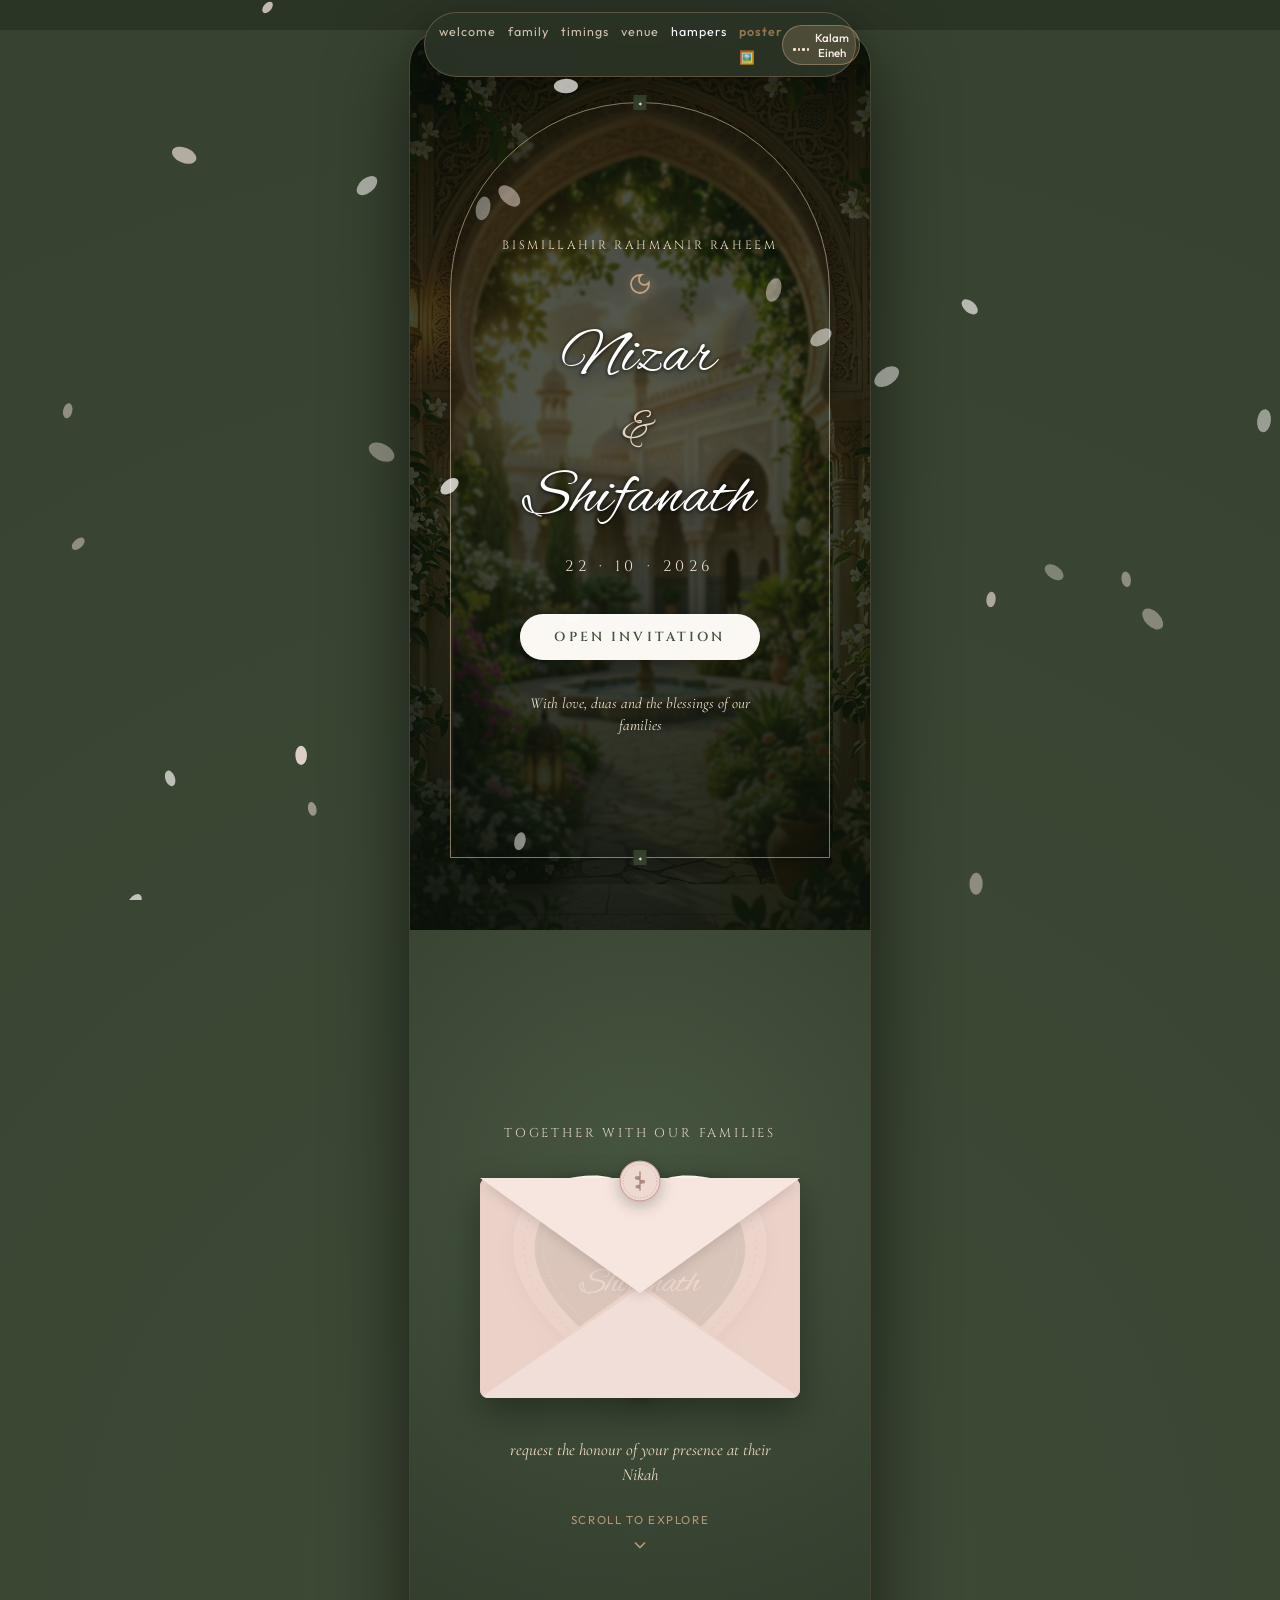
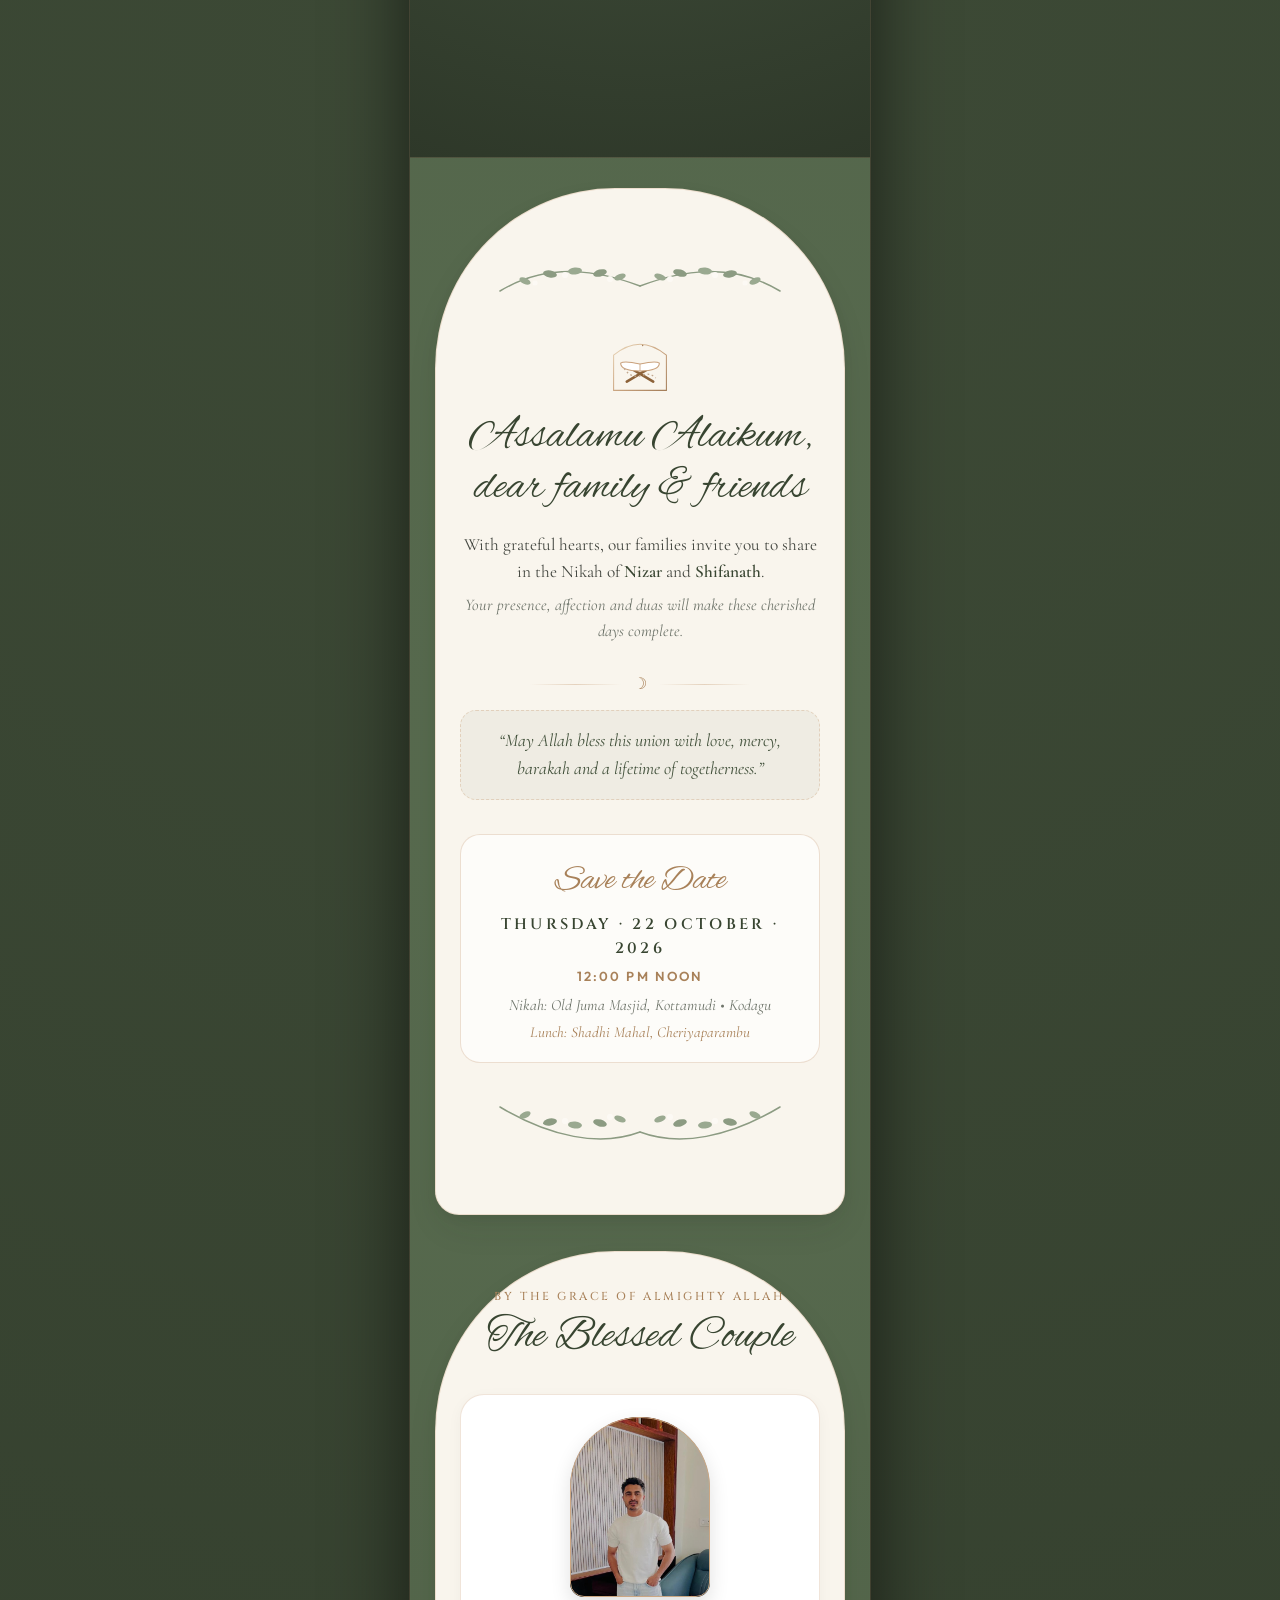
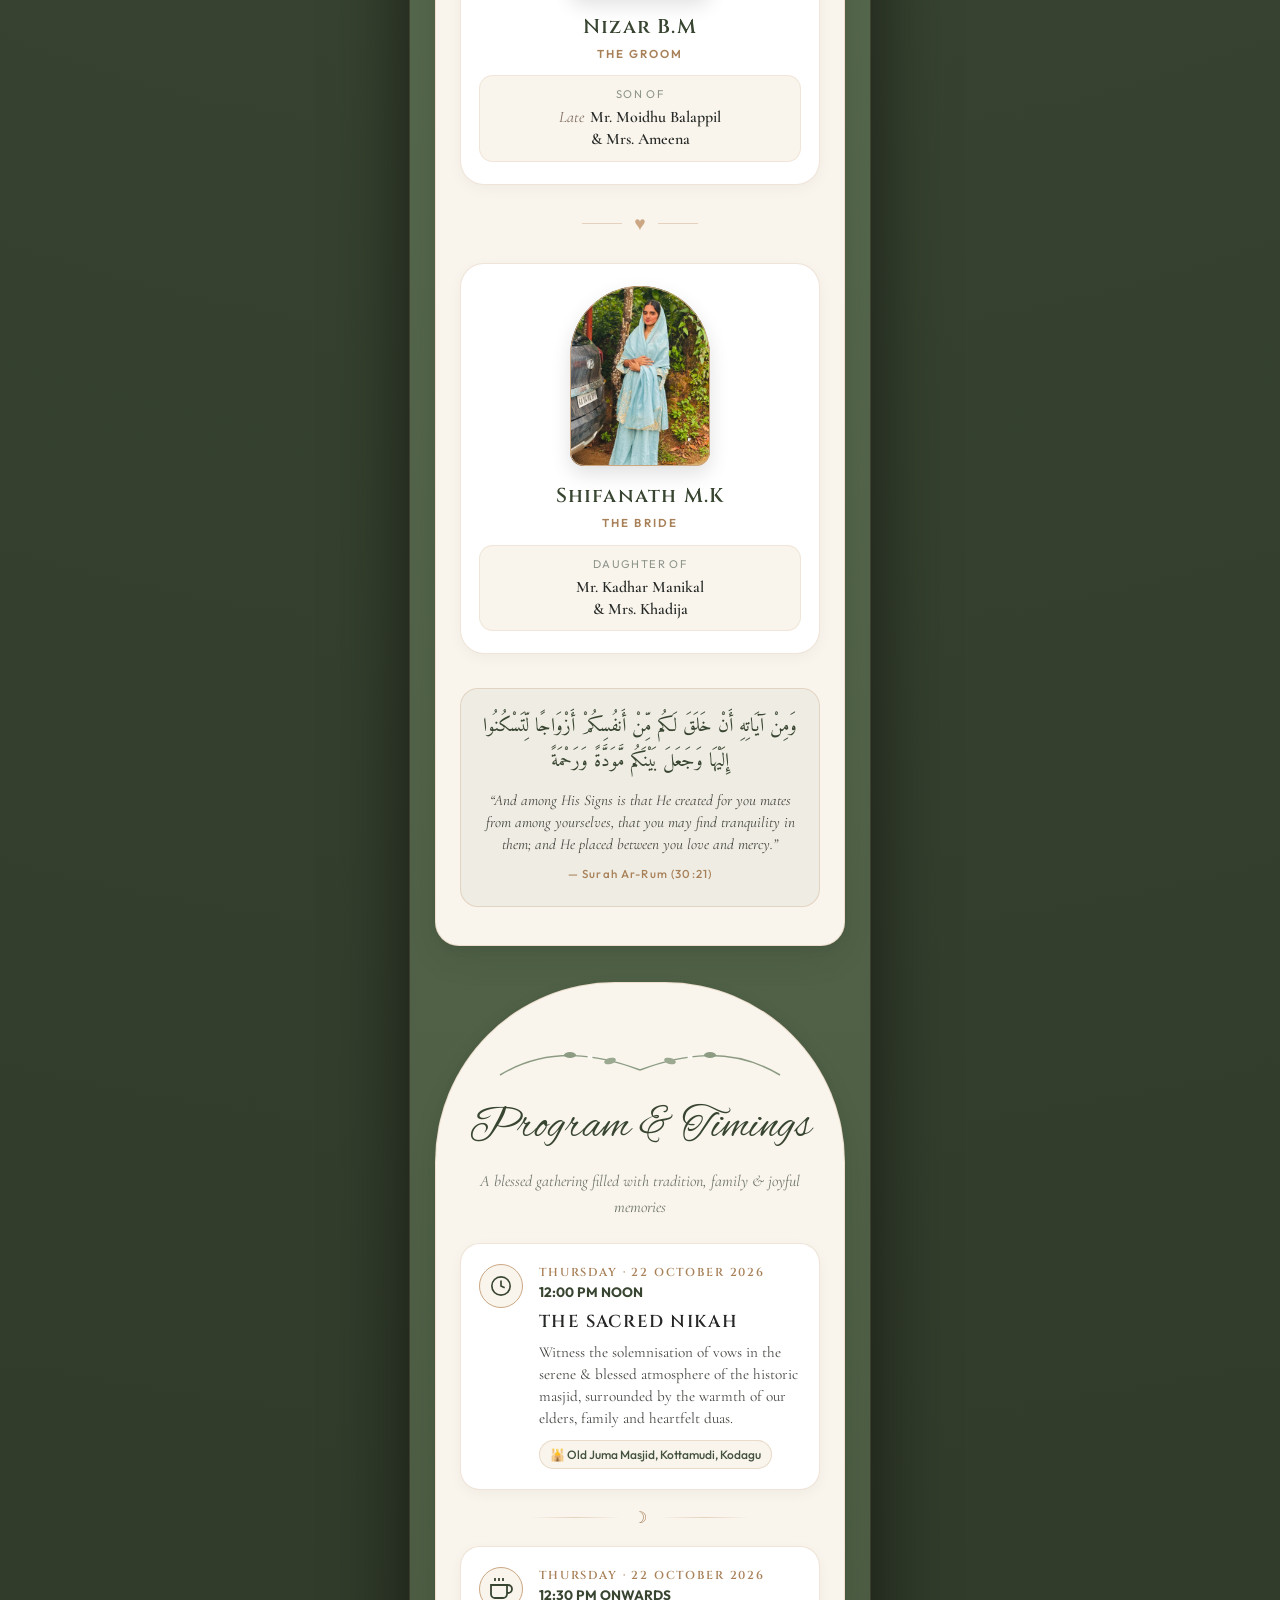
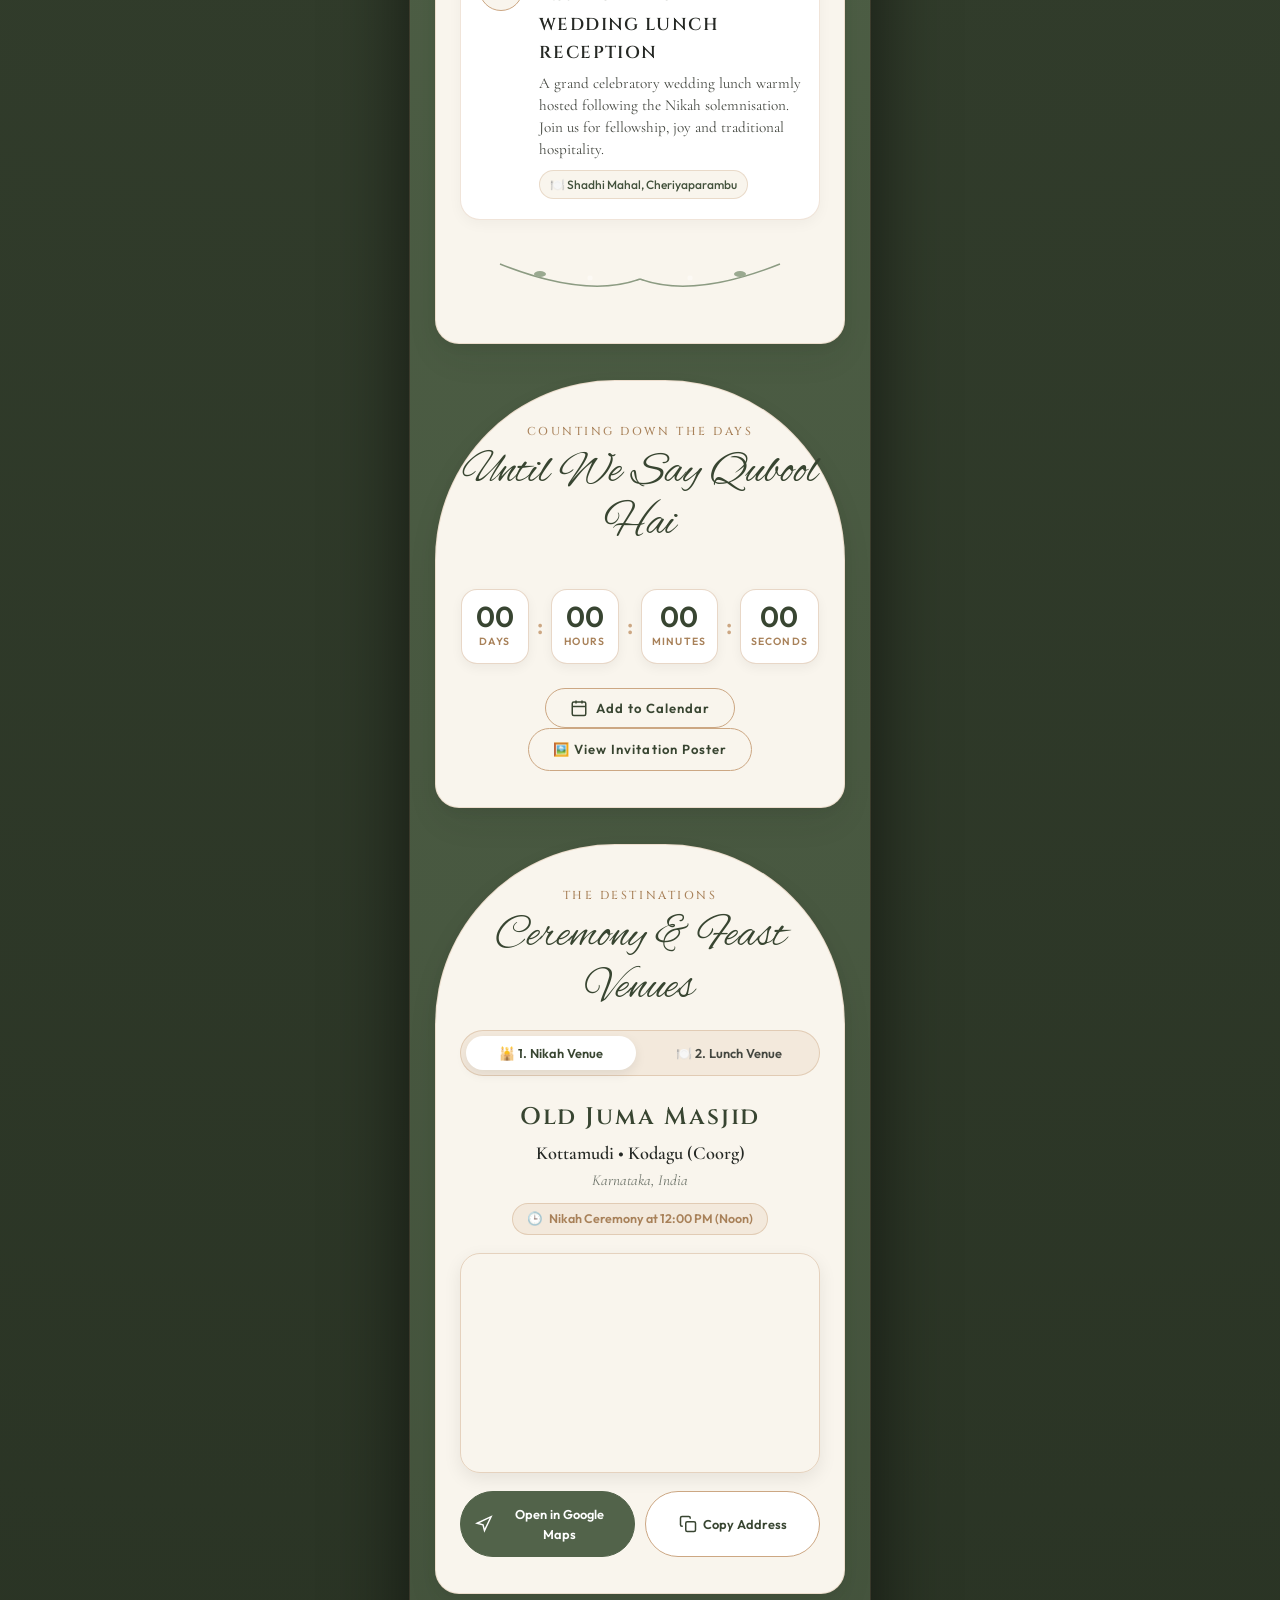
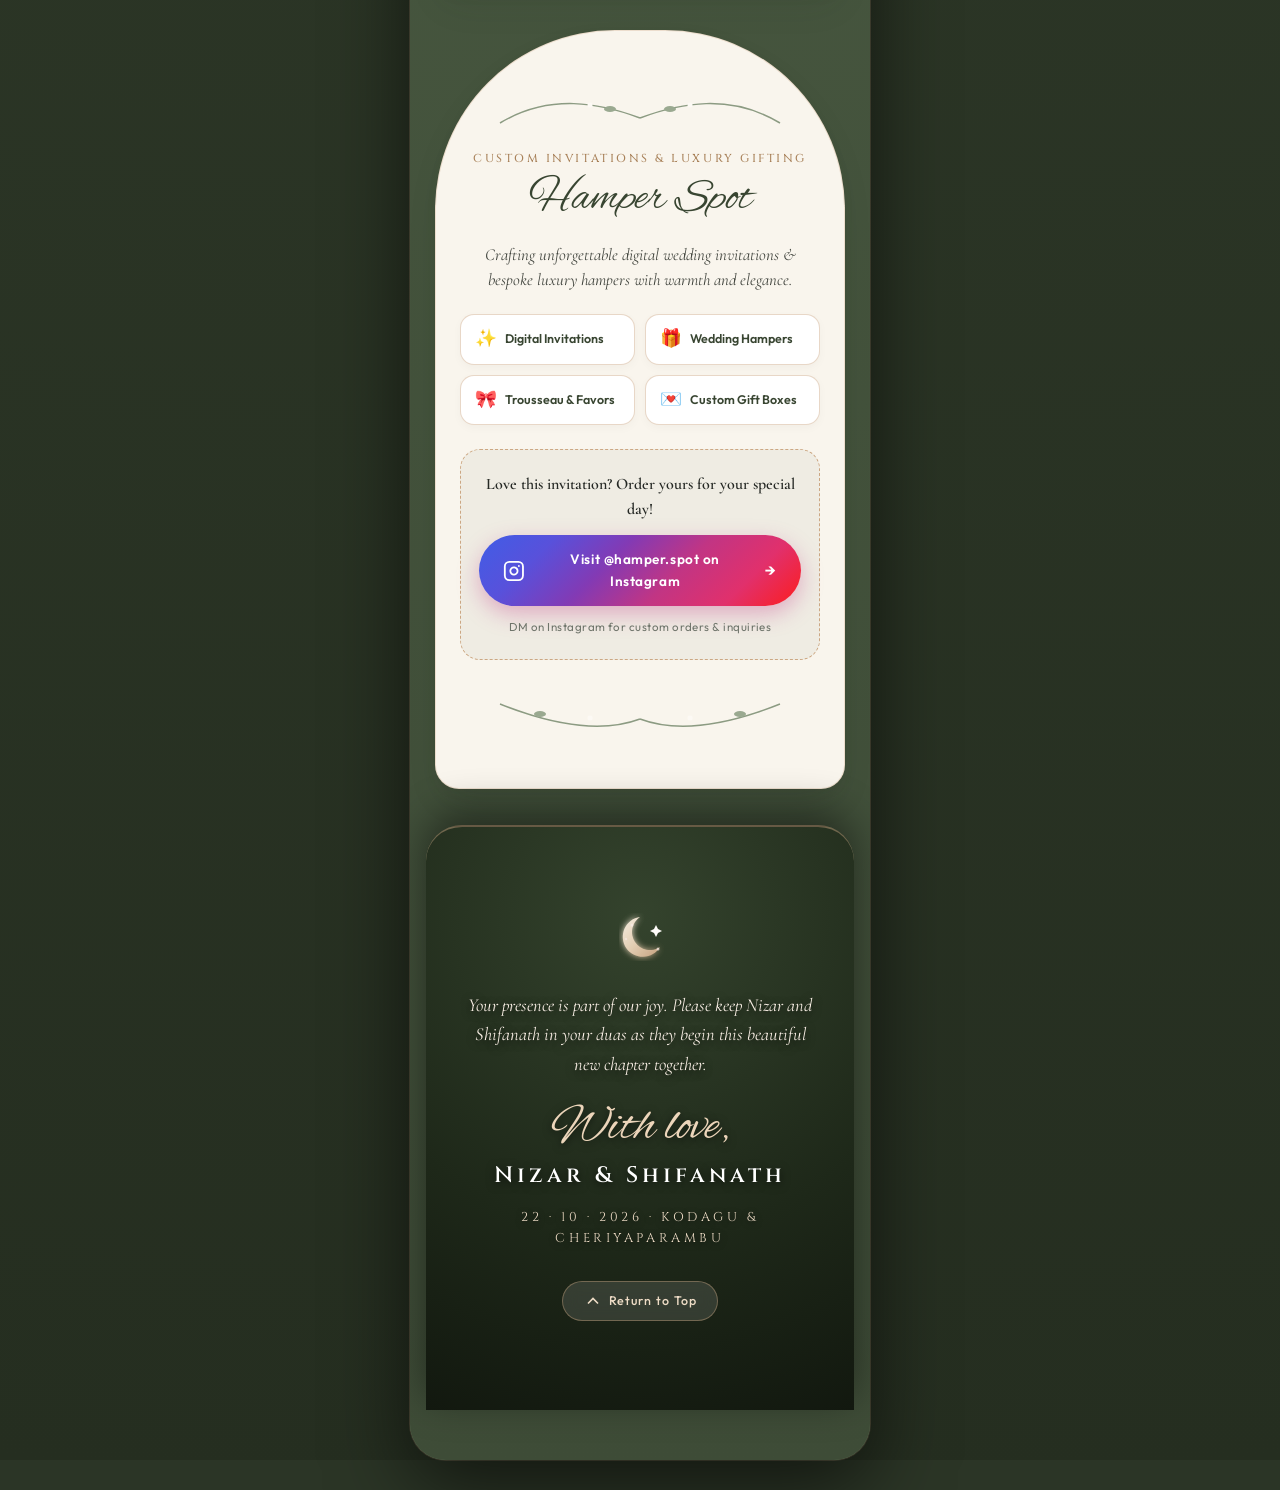
<file: nikah-invitation/index.html>
<!DOCTYPE html>
<html lang="en">
<head>
  <meta charset="UTF-8">
  <meta http-equiv="refresh" content="0; url=../">
  <link rel="canonical" href="../">
  <title>Redirecting to Nikah Ceremony | Nizar &amp; Shifanath...</title>
  <script>
    window.location.replace('../');
  </script>
</head>
<body>
  <p>Redirecting to <a href="../">Nikah Invitation</a>...</p>
</body>
</html>
</file>
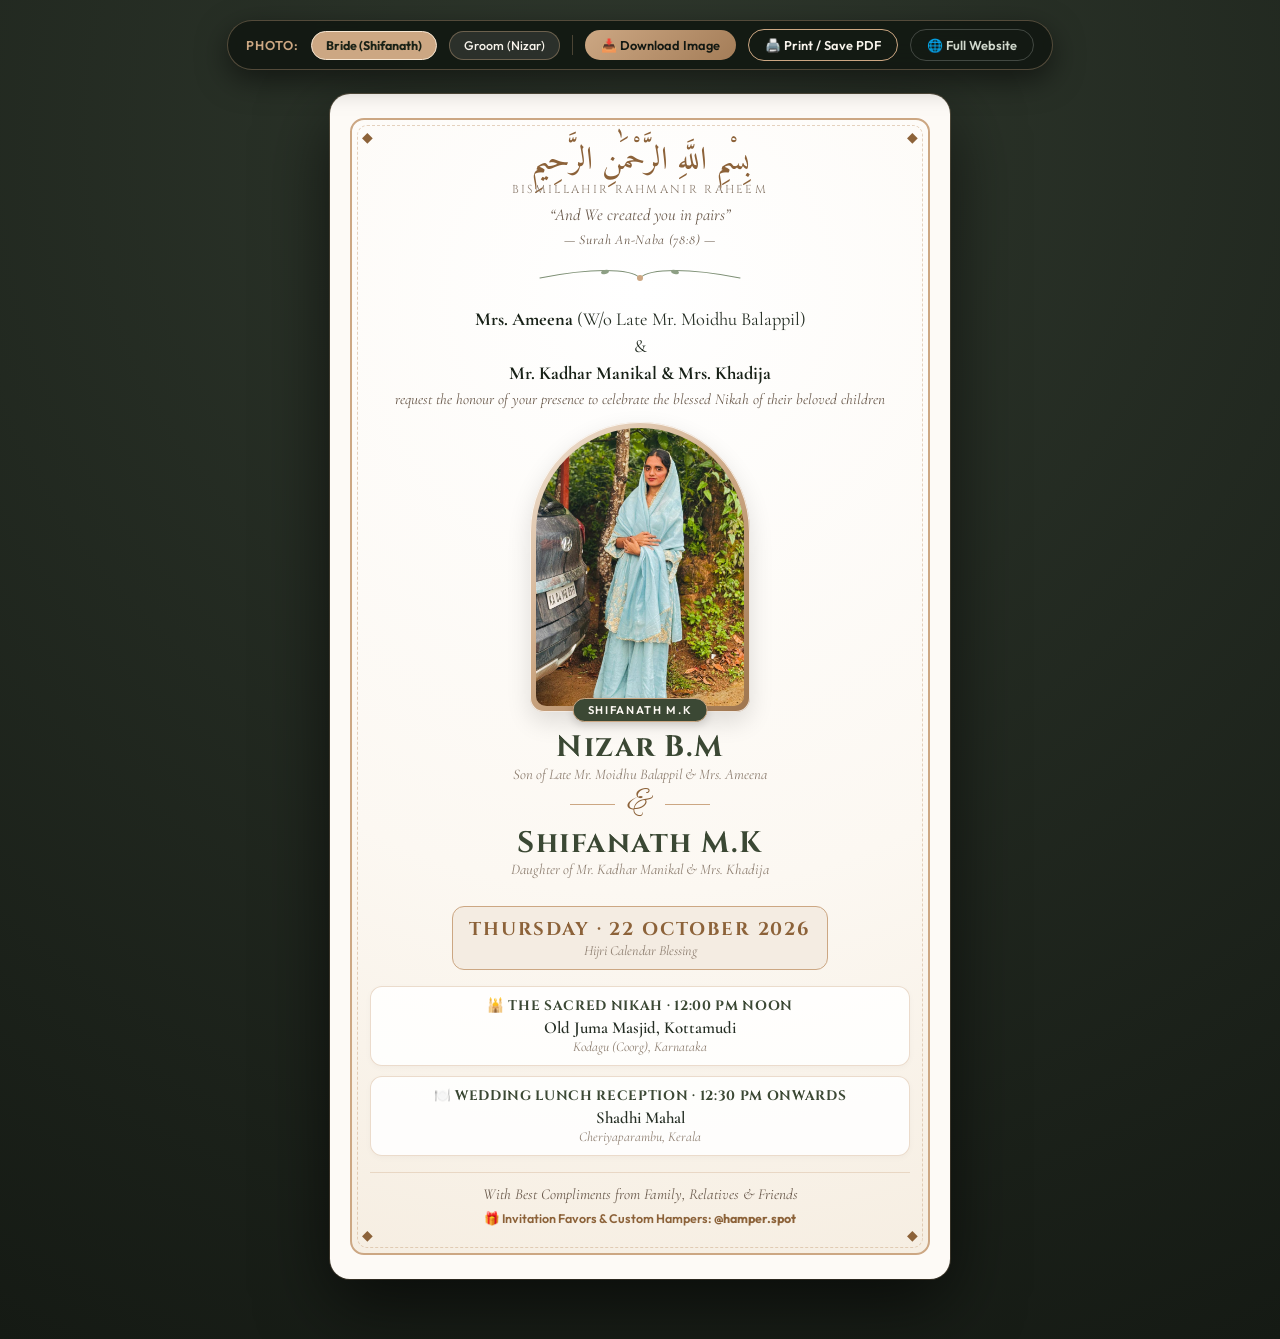
<file: poster.html>
<!DOCTYPE html>
<html lang="en">
<head>
  <meta charset="UTF-8">
  <meta name="viewport" content="width=device-width, initial-scale=1.0">
  <title>Wedding Invitation Poster | Nizar &amp; Shifanath</title>
  
  <meta name="description" content="Wedding Invitation Poster for Nizar B.M &amp; Shifanath M.K on 22 October 2026 at Old Juma Masjid, Kottamudi, Kodagu and Shadhi Mahal, Cheriyaparambu.">

  <!-- Google Fonts -->
  <link rel="preconnect" href="https://fonts.googleapis.com">
  <link rel="preconnect" href="https://fonts.gstatic.com" crossorigin>
  <link href="https://fonts.googleapis.com/css2?family=Alex+Brush&family=Amiri:ital,wght@0,400;0,700;1,400&family=Cinzel:wght@400;500;600;700&family=Cormorant+Garamond:ital,wght@0,400;0,500;0,600;0,700;1,400;1,600&family=Great+Vibes&family=Outfit:wght@300;400;500;600;700&display=swap" rel="stylesheet">
  
  <style>
    /* ==========================================================================
       WEDDING POSTER STYLESHEET
       Exact Theme: Warm Ivory, Champagne Gold, Botanical Sage & Royal Arch
       ========================================================================== */
    :root {
      --color-cream-bg: #f7f3eb;
      --color-poster-card: #fdfaf6;
      --color-gold-border: #cca783;
      --color-gold-deep: #a47d58;
      --color-gold-accent: #8c6239;
      --color-sage-primary: #4e5c46;
      --color-sage-deep: #3b4834;
      --color-text-charcoal: #252e24;
      --color-text-warm: #6a5a4c;
      --color-text-muted: #8d7e70;

      --font-arabic: 'Amiri', serif;
      --font-serif-caps: 'Cinzel', serif;
      --font-serif-luxury: 'Cormorant Garamond', Georgia, serif;
      --font-script: 'Alex Brush', cursive;
      --font-sans-ui: 'Outfit', -apple-system, sans-serif;
    }

    *, *::before, *::after {
      box-sizing: border-box;
      margin: 0;
      padding: 0;
    }

    body {
      background-color: #212620;
      background-image: radial-gradient(circle at 50% 10%, #2f382d 0%, #151a14 100%);
      font-family: var(--font-sans-ui);
      color: var(--color-text-charcoal);
      min-height: 100vh;
      display: flex;
      flex-direction: column;
      align-items: center;
      padding: 20px 14px 60px;
      -webkit-font-smoothing: antialiased;
    }

    /* Top Floating Toolbar (Non-printable) */
    .poster-toolbar {
      position: sticky;
      top: 14px;
      z-index: 100;
      background: rgba(18, 24, 18, 0.92);
      border: 1px solid rgba(204, 167, 131, 0.35);
      border-radius: 999px;
      padding: 8px 18px;
      margin-bottom: 24px;
      display: flex;
      align-items: center;
      gap: 12px;
      backdrop-filter: blur(14px);
      -webkit-backdrop-filter: blur(14px);
      box-shadow: 0 10px 30px rgba(0, 0, 0, 0.5);
      max-width: 95vw;
      flex-wrap: wrap;
      justify-content: center;
    }

    .toolbar-label {
      font-size: 0.8rem;
      color: #cca783;
      letter-spacing: 0.08em;
      text-transform: uppercase;
      font-weight: 600;
    }

    .btn-toggle-photo {
      background: rgba(255, 255, 255, 0.1);
      border: 1px solid rgba(204, 167, 131, 0.4);
      color: #f7f3eb;
      font-size: 0.78rem;
      padding: 6px 14px;
      border-radius: 999px;
      cursor: pointer;
      font-family: var(--font-sans-ui);
      font-weight: 500;
      transition: all 0.3s ease;
    }

    .btn-toggle-photo.active {
      background: var(--color-gold-border);
      color: #1a2217;
      font-weight: 700;
      border-color: #f7e6d2;
    }

    .toolbar-divider {
      width: 1px;
      height: 20px;
      background: rgba(204, 167, 131, 0.3);
    }

    .btn-action-pill {
      display: inline-flex;
      align-items: center;
      gap: 6px;
      text-decoration: none;
      font-size: 0.8rem;
      font-weight: 600;
      padding: 7px 16px;
      border-radius: 999px;
      cursor: pointer;
      transition: all 0.3s ease;
      font-family: var(--font-sans-ui);
    }

    .btn-action-pill.download {
      background: linear-gradient(135deg, #cca783, #a47d58);
      color: #121812;
      border: none;
    }

    .btn-action-pill.download:hover {
      transform: translateY(-2px);
      box-shadow: 0 4px 15px rgba(204, 167, 131, 0.4);
    }

    .btn-action-pill.print {
      background: transparent;
      border: 1px solid #cca783;
      color: #f7f3eb;
    }

    .btn-action-pill.print:hover {
      background: rgba(204, 167, 131, 0.15);
      color: #ffffff;
    }

    .btn-action-pill.back {
      background: transparent;
      border: 1px solid rgba(255, 255, 255, 0.2);
      color: #d1d8cd;
    }

    /* Poster Frame Canvas */
    .poster-container {
      width: 100%;
      max-width: 620px;
      background: var(--color-poster-card);
      border-radius: 20px;
      box-shadow: 0 25px 70px rgba(0, 0, 0, 0.6), 0 0 0 1px rgba(204, 167, 131, 0.3);
      position: relative;
      overflow: hidden;
      padding: 24px 20px;
      margin: 0 auto;
    }

    /* Double Ornate Gold Filigree Border */
    .poster-inner-frame {
      border: 2px solid var(--color-gold-border);
      border-radius: 14px;
      padding: 22px 18px 26px;
      position: relative;
      background: radial-gradient(circle at 50% 15%, #ffffff 0%, #fcf8f2 60%, #f6eee2 100%);
      text-align: center;
    }

    .poster-inner-frame::before {
      content: '';
      position: absolute;
      inset: 5px;
      border: 1px dashed rgba(204, 167, 131, 0.5);
      border-radius: 10px;
      pointer-events: none;
    }

    /* Corner Diamonds */
    .corner-diamond {
      position: absolute;
      color: var(--color-gold-accent);
      font-size: 0.9rem;
      line-height: 1;
    }
    .top-left { top: 10px; left: 10px; }
    .top-right { top: 10px; right: 10px; }
    .bottom-left { bottom: 10px; left: 10px; }
    .bottom-right { bottom: 10px; right: 10px; }

    /* Bismillah & Islamic Heading */
    .poster-bismillah-arabic {
      font-family: var(--font-arabic);
      font-size: 2rem;
      color: var(--color-gold-accent);
      line-height: 1.2;
      margin-bottom: 2px;
    }

    .poster-bismillah-sub {
      font-family: var(--font-serif-caps);
      font-size: 0.72rem;
      letter-spacing: 0.2em;
      text-transform: uppercase;
      color: var(--color-text-muted);
      margin-bottom: 6px;
    }

    .poster-quran-verse {
      font-family: var(--font-serif-luxury);
      font-style: italic;
      font-size: 1.05rem;
      color: var(--color-text-warm);
      margin-bottom: 12px;
      line-height: 1.4;
    }

    /* Garland SVG */
    .botanical-garland {
      margin: 0 auto 12px;
      width: 220px;
      height: 32px;
      display: block;
    }

    /* Host Parents */
    .poster-hosts {
      margin-bottom: 14px;
    }

    .hosts-names {
      font-family: var(--font-serif-luxury);
      font-size: 1.15rem;
      color: var(--color-text-charcoal);
      line-height: 1.45;
    }

    .hosts-names strong {
      color: #172016;
    }

    .hosts-invite-text {
      font-family: var(--font-serif-luxury);
      font-style: italic;
      font-size: 0.95rem;
      color: var(--color-text-warm);
      margin-top: 4px;
    }

    /* Featured Single Photo Arch */
    .poster-photo-wrapper {
      margin: 14px auto 16px;
      display: flex;
      justify-content: center;
      position: relative;
    }

    .portrait-arch-frame {
      position: relative;
      width: 220px;
      height: 290px;
      border-radius: 110px 110px 14px 14px;
      padding: 6px;
      background: linear-gradient(135deg, #f3e6d8 0%, #cca783 50%, #9e754e 100%);
      box-shadow: 0 10px 25px rgba(0, 0, 0, 0.12), 0 0 0 1px rgba(255, 255, 255, 0.8) inset;
    }

    .portrait-arch-img {
      width: 100%;
      height: 100%;
      object-fit: cover;
      object-position: top center;
      border-radius: 104px 104px 10px 10px;
      display: block;
      transition: opacity 0.4s ease;
    }

    .portrait-tag {
      position: absolute;
      bottom: -10px;
      left: 50%;
      transform: translateX(-50%);
      background: var(--color-sage-deep);
      color: #fcf8f2;
      font-family: var(--font-sans-ui);
      font-size: 0.7rem;
      font-weight: 600;
      letter-spacing: 0.15em;
      text-transform: uppercase;
      padding: 4px 14px;
      border-radius: 999px;
      border: 1px solid var(--color-gold-border);
      box-shadow: 0 3px 8px rgba(0,0,0,0.15);
      white-space: nowrap;
    }

    /* Couple Names */
    .poster-couple-names {
      margin: 18px 0 14px;
    }

    .person-block {
      margin-bottom: 2px;
    }

    .person-heading {
      font-family: var(--font-serif-caps);
      font-size: 1.85rem;
      font-weight: 700;
      color: var(--color-sage-deep);
      letter-spacing: 0.05em;
      line-height: 1.15;
    }

    .person-lineage {
      font-family: var(--font-serif-luxury);
      font-style: italic;
      font-size: 0.92rem;
      color: var(--color-text-muted);
    }

    .couple-ampersand-wrap {
      display: flex;
      align-items: center;
      justify-content: center;
      gap: 12px;
      margin: 4px 0;
    }

    .ampersand-line {
      width: 45px;
      height: 1px;
      background: var(--color-gold-border);
    }

    .ampersand-char {
      font-family: var(--font-script);
      font-size: 2.2rem;
      color: var(--color-gold-accent);
      line-height: 1;
    }

    /* Date Capsule */
    .date-badge-box {
      background: #f4ece2;
      border: 1.5px solid var(--color-gold-border);
      border-radius: 12px;
      padding: 10px 16px;
      margin: 14px auto 16px;
      display: inline-block;
    }

    .date-day-text {
      font-family: var(--font-serif-caps);
      font-size: 1.15rem;
      font-weight: 700;
      color: var(--color-gold-accent);
      letter-spacing: 0.1em;
      text-transform: uppercase;
    }

    .date-calendar-sub {
      font-family: var(--font-serif-luxury);
      font-style: italic;
      font-size: 0.88rem;
      color: var(--color-text-muted);
    }

    /* Two Venues Box */
    .venues-poster-grid {
      display: grid;
      grid-template-columns: 1fr;
      gap: 10px;
      margin-bottom: 16px;
      text-align: center;
    }

    .venue-card-mini {
      background: rgba(255, 255, 255, 0.85);
      border: 1px solid rgba(204, 167, 131, 0.4);
      border-radius: 12px;
      padding: 10px 14px;
      box-shadow: 0 2px 6px rgba(0,0,0,0.03);
    }

    .mini-event-title {
      font-family: var(--font-serif-caps);
      font-size: 0.85rem;
      font-weight: 700;
      color: var(--color-sage-deep);
      letter-spacing: 0.05em;
      margin-bottom: 2px;
    }

    .mini-event-place {
      font-family: var(--font-serif-luxury);
      font-size: 1.05rem;
      font-weight: 600;
      color: var(--color-text-charcoal);
    }

    .mini-event-area {
      font-family: var(--font-serif-luxury);
      font-style: italic;
      font-size: 0.85rem;
      color: var(--color-text-muted);
    }

    /* Poster Footer */
    .poster-footer {
      border-top: 1px solid rgba(204, 167, 131, 0.35);
      padding-top: 12px;
      margin-top: 10px;
    }

    .footer-compliments {
      font-family: var(--font-serif-luxury);
      font-style: italic;
      font-size: 0.95rem;
      color: var(--color-text-warm);
      margin-bottom: 4px;
    }

    .footer-hamper-spot {
      font-family: var(--font-sans-ui);
      font-size: 0.78rem;
      color: var(--color-gold-accent);
      font-weight: 600;
      display: inline-flex;
      align-items: center;
      gap: 5px;
      text-decoration: none;
    }

    .footer-hamper-spot:hover {
      text-decoration: underline;
    }

    /* Print Styles */
    @media print {
      body {
        background: #ffffff !important;
        padding: 0 !important;
      }
      .poster-toolbar {
        display: none !important;
      }
      .poster-container {
        box-shadow: none !important;
        border-radius: 0 !important;
        max-width: 100% !important;
        padding: 0 !important;
        page-break-inside: avoid;
      }
      .poster-inner-frame {
        border-width: 2px !important;
      }
    }
  </style>
</head>
<body>

  <!-- Floating Non-Printable Toolbar -->
  <header class="poster-toolbar">
    <span class="toolbar-label">Photo:</span>
    <button type="button" class="btn-toggle-photo active" id="btnPhotoBride">
      Bride (Shifanath)
    </button>
    <button type="button" class="btn-toggle-photo" id="btnPhotoGroom">
      Groom (Nizar)
    </button>

    <div class="toolbar-divider"></div>

    <a href="assets/images/wedding_poster_bride.jpg" download="Wedding_Poster_Nizar_Shifanath.jpg" class="btn-action-pill download" id="btnDirectDownload">
      📥 Download Image
    </a>

    <button type="button" class="btn-action-pill print" onclick="window.print()">
      🖨️ Print / Save PDF
    </button>

    <a href="index.html" class="btn-action-pill back">
      🌐 Full Website
    </a>
  </header>

  <!-- Printable Wedding Invitation Poster Card -->
  <main class="poster-container" id="printablePoster">
    <div class="poster-inner-frame">
      
      <!-- Corner Diamond Ornaments -->
      <span class="corner-diamond top-left">◆</span>
      <span class="corner-diamond top-right">◆</span>
      <span class="corner-diamond bottom-left">◆</span>
      <span class="corner-diamond bottom-right">◆</span>

      <!-- 1. Sacred Header -->
      <p class="poster-bismillah-arabic">بِسْمِ اللَّهِ الرَّحْمَٰنِ الرَّحِيمِ</p>
      <p class="poster-bismillah-sub">BISMILLAHIR RAHMANIR RAHEEM</p>
      
      <p class="poster-quran-verse">
        &ldquo;And We created you in pairs&rdquo; <br>
        <span style="font-size: 0.85rem; letter-spacing: 0.05em;">— Surah An-Naba (78:8) —</span>
      </p>

      <!-- Botanical Garland -->
      <svg viewBox="0 0 220 32" class="botanical-garland" fill="none">
        <path d="M10 16 C60 6 100 6 110 16 C120 6 160 6 210 16" stroke="#7d8f74" stroke-width="1.2" stroke-linecap="round"/>
        <circle cx="110" cy="16" r="3" fill="#cca783"/>
        <ellipse cx="75" cy="10" rx="4" ry="2" transform="rotate(-15 75 10)" fill="#8d9f84"/>
        <ellipse cx="145" cy="10" rx="4" ry="2" transform="rotate(15 145 10)" fill="#8d9f84"/>
      </svg>

      <!-- 2. Host Parents & Cordial Welcome -->
      <div class="poster-hosts">
        <p class="hosts-names">
          <strong>Mrs. Ameena</strong> (W/o Late Mr. Moidhu Balappil) <br>
          &amp; <br>
          <strong>Mr. Kadhar Manikal &amp; Mrs. Khadija</strong>
        </p>
        <p class="hosts-invite-text">
          request the honour of your presence to celebrate the blessed Nikah of their beloved children
        </p>
      </div>

      <!-- 3. Featured Single Photo Arch -->
      <div class="poster-photo-wrapper">
        <div class="portrait-arch-frame">
          <img src="assets/images/bride.jpg" alt="Featured Photo" class="portrait-arch-img" id="featuredPosterImg">
          <span class="portrait-tag" id="portraitTag">Shifanath M.K</span>
        </div>
      </div>

      <!-- 4. Couple Names & Lineage -->
      <div class="poster-couple-names">
        <div class="person-block">
          <h1 class="person-heading">Nizar B.M</h1>
          <p class="person-lineage">Son of Late Mr. Moidhu Balappil &amp; Mrs. Ameena</p>
        </div>

        <div class="couple-ampersand-wrap">
          <span class="ampersand-line"></span>
          <span class="ampersand-char">&amp;</span>
          <span class="ampersand-line"></span>
        </div>

        <div class="person-block">
          <h2 class="person-heading">Shifanath M.K</h2>
          <p class="person-lineage">Daughter of Mr. Kadhar Manikal &amp; Mrs. Khadija</p>
        </div>
      </div>

      <!-- 5. Date Capsule -->
      <div class="date-badge-box">
        <p class="date-day-text">THURSDAY &middot; 22 OCTOBER 2026</p>
        <p class="date-calendar-sub">Hijri Calendar Blessing</p>
      </div>

      <!-- 6. Dual Venues Information -->
      <div class="venues-poster-grid">
        <!-- Nikah Ceremony -->
        <div class="venue-card-mini">
          <p class="mini-event-title">🕌 THE SACRED NIKAH &middot; 12:00 PM NOON</p>
          <p class="mini-event-place">Old Juma Masjid, Kottamudi</p>
          <p class="mini-event-area">Kodagu (Coorg), Karnataka</p>
        </div>

        <!-- Wedding Lunch -->
        <div class="venue-card-mini">
          <p class="mini-event-title">🍽️ WEDDING LUNCH RECEPTION &middot; 12:30 PM ONWARDS</p>
          <p class="mini-event-place">Shadhi Mahal</p>
          <p class="mini-event-area">Cheriyaparambu, Kerala</p>
        </div>
      </div>

      <!-- 7. Footer -->
      <footer class="poster-footer">
        <p class="footer-compliments">With Best Compliments from Family, Relatives &amp; Friends</p>
        <a href="https://www.instagram.com/hamper.spot?xtok=aG1zZnZma3k3bDJi&utm_source=qr" target="_blank" rel="noopener noreferrer" class="footer-hamper-spot">
          <span>🎁 Invitation Favors &amp; Custom Hampers: <strong>@hamper.spot</strong></span>
        </a>
      </footer>

    </div>
  </main>

  <script>
    const btnPhotoBride = document.getElementById('btnPhotoBride');
    const btnPhotoGroom = document.getElementById('btnPhotoGroom');
    const featuredPosterImg = document.getElementById('featuredPosterImg');
    const portraitTag = document.getElementById('portraitTag');
    const btnDirectDownload = document.getElementById('btnDirectDownload');

    btnPhotoBride.addEventListener('click', () => {
      btnPhotoBride.classList.add('active');
      btnPhotoGroom.classList.remove('active');
      featuredPosterImg.src = 'assets/images/bride.jpg';
      featuredPosterImg.alt = 'Bride Shifanath M.K';
      portraitTag.textContent = 'Shifanath M.K';
      btnDirectDownload.href = 'assets/images/wedding_poster_bride.jpg';
      btnDirectDownload.download = 'Wedding_Poster_Shifanath.jpg';
    });

    btnPhotoGroom.addEventListener('click', () => {
      btnPhotoGroom.classList.add('active');
      btnPhotoBride.classList.remove('active');
      featuredPosterImg.src = 'assets/images/groom.jpg';
      featuredPosterImg.alt = 'Groom Nizar B.M';
      portraitTag.textContent = 'Nizar B.M';
      btnDirectDownload.href = 'assets/images/wedding_poster_groom.jpg';
      btnDirectDownload.download = 'Wedding_Poster_Nizar.jpg';
    });
  </script>
</body>
</html>
</file>
<file: css/style.css>
/* ==========================================================================
   NIKAH CEREMONY INVITATION — NIZAR & SHIFANATH
   Theme: Sage Green, Rose Blush & Parchment Garden (Instagram Reel Inspired)
   ========================================================================== */

/* --- CSS Reset & Custom Properties --- */
:root {
  --color-sage-deep: #384531;
  --color-sage-dark: #43523c;
  --color-sage-primary: #52634a;
  --color-sage-medium: #6f8265;
  --color-sage-light: #94a68c;
  --color-sage-soft: #c4d1be;
  --color-sage-wash: #e9efe6;

  --color-cream-bg: #fcf9f4;
  --color-cream-card: #f9f5ed;
  --color-parchment: #f4ecdf;
  --color-parchment-dark: #e8decb;

  --color-blush-soft: #faede8;
  --color-blush-paper: #f4dfd8;
  --color-blush-wax: #e2c0b5;
  --color-blush-deep: #a67c70;

  --color-gold-light: #f3e5ce;
  --color-gold-primary: #cca783;
  --color-gold-dark: #a88159;
  --color-gold-border: rgba(204, 167, 131, 0.45);

  --color-text-charcoal: #252824;
  --color-text-warm: #444740;
  --color-text-muted: #6f756b;
  --color-text-light: #8e958a;
  --color-white: #ffffff;

  --font-script: 'Alex Brush', 'Great Vibes', cursive;
  --font-serif-luxury: 'Cormorant Garamond', Georgia, serif;
  --font-serif-caps: 'Cinzel', serif;
  --font-sans-ui: 'Outfit', -apple-system, BlinkMacSystemFont, sans-serif;
  --font-arabic: 'Amiri', serif;

  --max-app-width: 460px;
  --shadow-card: 0 16px 36px -8px rgba(35, 45, 30, 0.12), 0 4px 12px rgba(0, 0, 0, 0.04);
  --shadow-envelope: 0 20px 40px -10px rgba(45, 35, 30, 0.22);
  --radius-arch: 180px 180px 24px 24px;
  --transition-smooth: all 0.4s cubic-bezier(0.25, 1, 0.5, 1);
}

*, *::before, *::after {
  box-sizing: border-box;
  margin: 0;
  padding: 0;
}

html {
  scroll-behavior: smooth;
  background-color: #2b3526;
  font-size: 16px;
  -webkit-tap-highlight-color: transparent;
}

body {
  font-family: var(--font-serif-luxury);
  color: var(--color-text-warm);
  background: radial-gradient(circle at 50% 20%, #3d4a36 0%, #252e20 100%);
  min-height: 100vh;
  line-height: 1.6;
  overflow-x: hidden;
  position: relative;
}

/* --- Falling Petals Canvas --- */
#petalsCanvas {
  position: fixed;
  top: 0;
  left: 0;
  width: 100vw;
  height: 100vh;
  pointer-events: none;
  z-index: 9999;
}

/* ==========================================================================
   APP CONTAINER (Centered Mobile Experience on Desktop, Fluid on Mobile)
   ========================================================================== */
.invitation-wrapper {
  max-width: var(--max-app-width);
  margin: 0 auto;
  min-height: 100vh;
  background-color: var(--color-sage-primary);
  box-shadow: 0 0 60px rgba(0, 0, 0, 0.45);
  position: relative;
  overflow: hidden;
  display: flex;
  flex-direction: column;
}

/* ==========================================================================
   FLOATING HEADER & NAVBAR
   ========================================================================== */
.site-header {
  position: fixed;
  top: 0;
  left: 50%;
  transform: translateX(-50%) translateY(-100%);
  width: 100%;
  max-width: var(--max-app-width);
  z-index: 1000;
  padding: 12px 14px;
  transition: transform 0.45s cubic-bezier(0.25, 1, 0.5, 1);
  pointer-events: none;
}

.site-header.visible {
  transform: translateX(-50%) translateY(0);
  pointer-events: auto;
}

.nav-container {
  display: flex;
  align-items: center;
  justify-content: space-between;
  background: rgba(43, 53, 38, 0.9);
  backdrop-filter: blur(14px);
  -webkit-backdrop-filter: blur(14px);
  border: 1px solid rgba(204, 167, 131, 0.3);
  border-radius: 999px;
  padding: 6px 14px;
  box-shadow: 0 10px 25px rgba(0, 0, 0, 0.25);
}

.nav-links {
  display: flex;
  gap: 12px;
  list-style: none;
}

.nav-link {
  font-family: var(--font-sans-ui);
  font-size: 0.78rem;
  letter-spacing: 0.08em;
  text-transform: lowercase;
  color: #eeddc9;
  text-decoration: none;
  transition: color 0.25s ease, opacity 0.25s ease;
  font-weight: 400;
  opacity: 0.85;
}

.nav-link:hover, .nav-link.active {
  color: #ffffff;
  opacity: 1;
}

/* Music Pill Button */
.music-pill {
  display: flex;
  align-items: center;
  gap: 6px;
  background: rgba(204, 167, 131, 0.22);
  border: 1px solid var(--color-gold-border);
  border-radius: 999px;
  padding: 4px 10px;
  color: #faede8;
  cursor: pointer;
  font-family: var(--font-sans-ui);
  font-size: 0.72rem;
  font-weight: 500;
  transition: var(--transition-smooth);
}

.music-pill:hover {
  background: rgba(204, 167, 131, 0.38);
  transform: scale(1.03);
}

.music-bars {
  display: flex;
  align-items: flex-end;
  gap: 2px;
  height: 12px;
}

.music-bars .bar {
  width: 2.5px;
  background-color: #f3e5ce;
  border-radius: 1px;
  height: 3px;
  transition: height 0.2s ease;
}

.music-pill.playing .bar-1 { animation: soundBar 1.2s ease-in-out infinite alternate; }
.music-pill.playing .bar-2 { animation: soundBar 0.9s ease-in-out infinite 0.2s alternate; }
.music-pill.playing .bar-3 { animation: soundBar 1.4s ease-in-out infinite 0.4s alternate; }
.music-pill.playing .bar-4 { animation: soundBar 1.1s ease-in-out infinite 0.1s alternate; }

@keyframes soundBar {
  0% { height: 3px; }
  100% { height: 12px; }
}

/* ==========================================================================
   SCREEN 1: THE SIGNATURE ARCH HERO SCREEN
   ========================================================================== */
.hero-screen {
  position: relative;
  width: 100%;
  min-height: 100vh;
  display: flex;
  align-items: center;
  justify-content: center;
  padding: 36px 20px;
  overflow: hidden;
  z-index: 10;
  transition: opacity 0.6s ease, transform 0.6s ease;
}

.hero-screen.hidden-cover {
  display: none;
}

.hero-bg-media {
  position: absolute;
  inset: 0;
  z-index: 1;
}

.hero-img {
  width: 100%;
  height: 100%;
  object-fit: cover;
  object-position: center center;
  filter: brightness(0.82) contrast(1.05);
}

.hero-vignette-overlay {
  position: absolute;
  inset: 0;
  background: radial-gradient(circle at 50% 45%, rgba(20, 28, 18, 0.2) 0%, rgba(12, 18, 10, 0.72) 100%),
              linear-gradient(to bottom, rgba(14, 20, 12, 0.4) 0%, rgba(14, 20, 12, 0.7) 100%);
}

/* Outer Arch Frame Outline with Gold Finials */
.hero-arch-frame {
  position: relative;
  z-index: 2;
  width: 100%;
  max-width: 380px;
  min-height: 84vh;
  margin: auto;
  border: 1.5px solid rgba(225, 205, 175, 0.55);
  border-radius: 190px 190px 0 0;
  padding: 48px 24px 36px;
  display: flex;
  flex-direction: column;
  align-items: center;
  justify-content: space-between;
  text-align: center;
  box-shadow: 0 0 25px rgba(0, 0, 0, 0.35), inset 0 0 35px rgba(0, 0, 0, 0.2);
  backdrop-filter: blur(1.5px);
  -webkit-backdrop-filter: blur(1.5px);
}

.arch-diamond-top,
.arch-diamond-bottom {
  font-size: 0.95rem;
  color: #ecd5ba;
  text-shadow: 0 0 8px rgba(236, 213, 186, 0.6);
  line-height: 1;
}

.arch-diamond-top {
  position: absolute;
  top: -8px;
  left: 50%;
  transform: translateX(-50%);
  background: #313f2b;
  padding: 0 4px;
}

.arch-diamond-bottom {
  position: absolute;
  bottom: -8px;
  left: 50%;
  transform: translateX(-50%);
  background: #313f2b;
  padding: 0 4px;
}

.hero-content {
  display: flex;
  flex-direction: column;
  align-items: center;
  justify-content: center;
  width: 100%;
  flex-grow: 1;
  padding: 20px 0;
}

.bismillah-text {
  font-family: var(--font-serif-caps);
  font-size: 0.75rem;
  letter-spacing: 0.22em;
  color: #eedcc6;
  text-transform: uppercase;
  margin-bottom: 16px;
  text-shadow: 0 2px 6px rgba(0, 0, 0, 0.4);
}

.crescent-icon {
  color: #cca783;
  margin-bottom: 18px;
  opacity: 0.95;
  filter: drop-shadow(0 0 6px rgba(204, 167, 131, 0.5));
}

.couple-names-hero {
  font-family: var(--font-script);
  font-size: 4rem;
  line-height: 1.1;
  color: #ffffff;
  font-weight: 400;
  margin-bottom: 22px;
  text-shadow: 0 4px 18px rgba(0, 0, 0, 0.6), 0 1px 4px rgba(0, 0, 0, 0.8);
  letter-spacing: 0.02em;
}

.couple-names-hero .ampersand {
  font-family: var(--font-script);
  font-size: 2.8rem;
  color: #f7e2c8;
  display: inline-block;
  margin: -8px 0;
  opacity: 0.9;
}

.wedding-date-hero {
  font-family: var(--font-serif-caps);
  font-size: 0.95rem;
  letter-spacing: 0.3em;
  color: #eeddc9;
  margin-bottom: 34px;
  text-shadow: 0 2px 6px rgba(0, 0, 0, 0.5);
}

/* Open Invitation Pill Button */
.btn-open-pill {
  position: relative;
  background: #fbf8f3;
  color: #43523c;
  border: none;
  border-radius: 999px;
  padding: 14px 34px;
  font-family: var(--font-serif-caps);
  font-size: 0.82rem;
  font-weight: 600;
  letter-spacing: 0.24em;
  cursor: pointer;
  box-shadow: 0 8px 24px rgba(0, 0, 0, 0.35), 0 2px 6px rgba(255, 255, 255, 0.4) inset;
  transition: transform 0.3s cubic-bezier(0.25, 1, 0.5, 1), box-shadow 0.3s ease, background 0.3s ease;
  overflow: hidden;
  margin-bottom: 32px;
}

.btn-open-pill:hover, .btn-open-pill:focus-visible {
  transform: translateY(-2px) scale(1.02);
  background: #ffffff;
  box-shadow: 0 12px 30px rgba(0, 0, 0, 0.4), 0 0 20px rgba(255, 255, 255, 0.5);
  outline: none;
}

.btn-open-pill .btn-glow {
  position: absolute;
  top: 0;
  left: -100%;
  width: 100%;
  height: 100%;
  background: linear-gradient(90deg, transparent, rgba(255, 255, 255, 0.6), transparent);
  animation: buttonShimmer 3.5s infinite;
}

@keyframes buttonShimmer {
  0% { left: -100%; }
  35%, 100% { left: 100%; }
}

.hero-blessing-text {
  font-family: var(--font-serif-luxury);
  font-size: 0.95rem;
  font-style: italic;
  color: #f2e4d2;
  line-height: 1.45;
  max-width: 260px;
  text-shadow: 0 2px 8px rgba(0, 0, 0, 0.5);
}

/* ==========================================================================
   ENVELOPE REVEAL SECTION
   ========================================================================== */
.envelope-section {
  position: relative;
  background-color: #3b4735;
  background-image: radial-gradient(circle at 50% 30%, #465540 0%, #2e3829 100%);
  padding: 40px 20px 48px;
  min-height: 92vh;
  display: flex;
  flex-direction: column;
  align-items: center;
  justify-content: center;
  text-align: center;
  border-bottom: 1px solid rgba(204, 167, 131, 0.15);
}

.envelope-container {
  width: 100%;
  max-width: 360px;
  display: flex;
  flex-direction: column;
  align-items: center;
}

.together-families-text {
  font-family: var(--font-serif-caps);
  font-size: 0.8rem;
  letter-spacing: 0.22em;
  color: #ded1be;
  text-transform: uppercase;
  margin-bottom: 24px;
}

/* 3D Envelope Box */
.interactive-envelope {
  position: relative;
  width: 320px;
  height: 220px;
  margin: 10px auto 30px;
  cursor: pointer;
  perspective: 900px;
}

/* Back of envelope */
.envelope-back {
  position: absolute;
  inset: 0;
  background: #ecd5ce;
  border-radius: 8px;
  box-shadow: 0 15px 35px rgba(0, 0, 0, 0.35);
  border: 1px solid #dcbab0;
}

/* Envelope Letter with Lace Heart Card */
.envelope-letter {
  position: absolute;
  top: 15px;
  left: 10px;
  right: 10px;
  bottom: 15px;
  display: flex;
  align-items: center;
  justify-content: center;
  z-index: 2;
  transition: transform 0.85s cubic-bezier(0.2, 0.8, 0.2, 1), box-shadow 0.5s ease;
  transform-origin: bottom center;
}

.lace-heart-card {
  position: relative;
  width: 290px;
  height: 250px;
  display: flex;
  align-items: center;
  justify-content: center;
}

.lace-heart-svg {
  width: 100%;
  height: 100%;
  filter: drop-shadow(0 6px 14px rgba(0, 0, 0, 0.2));
}

.heart-names-content {
  position: absolute;
  top: 36%;
  left: 50%;
  transform: translate(-50%, -50%);
  display: flex;
  flex-direction: column;
  align-items: center;
  text-align: center;
  pointer-events: none;
}

.heart-name {
  font-family: var(--font-script);
  font-size: 2.2rem;
  color: #ffffff;
  line-height: 1.05;
  text-shadow: 0 2px 6px rgba(0, 0, 0, 0.4);
}

.heart-ampersand {
  font-family: var(--font-script);
  font-size: 1.5rem;
  color: #eeddc9;
  line-height: 0.9;
  margin: 2px 0;
}

/* Front Envelope Pocket & Folds */
.envelope-pocket {
  position: absolute;
  inset: 0;
  z-index: 3;
  pointer-events: none;
  overflow: hidden;
  border-radius: 8px;
}

.envelope-bottom-fold {
  position: absolute;
  bottom: 0;
  left: 0;
  right: 0;
  height: 0;
  border-style: solid;
  border-width: 0 160px 115px 160px;
  border-color: transparent transparent #f2ded8 transparent;
  filter: drop-shadow(0 -3px 4px rgba(0, 0, 0, 0.06));
}

.envelope-left-fold {
  position: absolute;
  top: 0;
  bottom: 0;
  left: 0;
  width: 0;
  border-style: solid;
  border-width: 110px 0 110px 160px;
  border-color: transparent transparent transparent #ebd2c9;
  opacity: 0.9;
}

.envelope-right-fold {
  position: absolute;
  top: 0;
  bottom: 0;
  right: 0;
  width: 0;
  border-style: solid;
  border-width: 110px 160px 110px 0;
  border-color: transparent #ebd2c9 transparent transparent;
  opacity: 0.9;
}

/* Top Envelope Flap */
.envelope-flap {
  position: absolute;
  top: 0;
  left: 0;
  right: 0;
  height: 0;
  border-style: solid;
  border-width: 115px 160px 0 160px;
  border-color: #f7e6e0 transparent transparent transparent;
  transform-origin: top center;
  transition: transform 0.6s cubic-bezier(0.4, 0, 0.2, 1);
  z-index: 4;
  filter: drop-shadow(0 4px 6px rgba(0, 0, 0, 0.12));
}

/* Wax Seal Button */
.wax-seal {
  position: absolute;
  top: -135px;
  left: -23px;
  width: 46px;
  height: 46px;
  border-radius: 50%;
  cursor: pointer;
  transition: transform 0.3s ease, filter 0.3s ease;
  filter: drop-shadow(0 4px 8px rgba(0, 0, 0, 0.25));
}

.wax-seal:hover {
  transform: scale(1.08);
}

/* Envelope Opened State */
.interactive-envelope.opened .envelope-flap {
  transform: rotateX(180deg);
  z-index: 1;
}

.interactive-envelope.opened .envelope-letter {
  transform: translateY(-90px) scale(1.04);
  box-shadow: 0 20px 40px rgba(0, 0, 0, 0.35);
}

.request-honour-text {
  font-family: var(--font-serif-luxury);
  font-size: 1.05rem;
  font-style: italic;
  color: #eedcc6;
  max-width: 280px;
  margin-top: 10px;
  line-height: 1.45;
}

/* Scroll Cue */
.scroll-cue {
  display: flex;
  flex-direction: column;
  align-items: center;
  gap: 6px;
  margin-top: 24px;
  color: #cca783;
  opacity: 0.85;
}

.scroll-cue-text {
  font-family: var(--font-sans-ui);
  font-size: 0.72rem;
  letter-spacing: 0.14em;
  text-transform: uppercase;
}

.scroll-cue-arrow {
  animation: bounceDown 1.8s infinite;
}

@keyframes bounceDown {
  0%, 100% { transform: translateY(0); }
  50% { transform: translateY(6px); }
}

/* ==========================================================================
   MAIN INVITATION CONTENT & ARCHED CARDS
   ========================================================================== */
.main-content {
  display: flex;
  flex-direction: column;
  gap: 36px;
  padding: 30px 16px 50px;
  background-color: var(--color-sage-primary);
  background-image: radial-gradient(circle at 50% 10%, #586b4f 0%, #3e4c37 100%);
}

.invitation-card-section {
  width: 100%;
  display: flex;
  justify-content: center;
}

/* The Signature Arched Parchment Card */
.arched-card {
  width: 100%;
  max-width: 410px;
  background-color: var(--color-cream-card);
  border-radius: var(--radius-arch);
  padding: 42px 24px 38px;
  box-shadow: var(--shadow-card);
  border: 1px solid rgba(204, 167, 131, 0.3);
  display: flex;
  flex-direction: column;
  align-items: center;
  text-align: center;
  position: relative;
}

/* Botanical Arch Garlands */
.botanical-arch-top,
.botanical-arch-bottom {
  width: 100%;
  max-width: 320px;
}

.botanical-arch-top {
  margin-bottom: 8px;
}

.botanical-arch-bottom {
  margin-top: 24px;
}

.garland-svg, .garland-svg-bottom {
  width: 100%;
  height: auto;
  opacity: 0.88;
}

/* Quran & Rehal Medallion */
.quran-medallion-wrap {
  margin-bottom: 12px;
}

.medallion-frame {
  width: 88px;
  height: 72px;
  margin: 0 auto;
}

.rehal-svg {
  width: 100%;
  height: 100%;
}

/* Headings */
.section-eyebrow {
  font-family: var(--font-serif-caps);
  font-size: 0.72rem;
  letter-spacing: 0.22em;
  color: var(--color-gold-dark);
  text-transform: uppercase;
  margin-bottom: 6px;
  font-weight: 500;
}

.script-title {
  font-family: var(--font-script);
  font-size: 2.8rem;
  color: var(--color-sage-deep);
  line-height: 1.15;
  font-weight: 400;
  margin-bottom: 16px;
}

.card-body-text {
  font-family: var(--font-serif-luxury);
  font-size: 1.08rem;
  line-height: 1.6;
  color: var(--color-text-warm);
  margin-bottom: 18px;
}

.card-body-text strong {
  color: var(--color-sage-deep);
  font-weight: 600;
}

.blessing-sentence {
  font-style: italic;
  color: var(--color-text-muted);
  font-size: 1.02rem;
  margin-top: 6px;
}

/* Crescent Divider */
.crescent-divider {
  display: flex;
  align-items: center;
  justify-content: center;
  gap: 12px;
  width: 100%;
  max-width: 220px;
  margin: 14px auto 18px;
  color: var(--color-gold-primary);
}

.divider-line {
  flex-grow: 1;
  height: 1px;
  background: linear-gradient(90deg, transparent, var(--color-gold-border), transparent);
}

.moon-symbol {
  font-size: 1rem;
  line-height: 1;
  color: var(--color-gold-dark);
}

/* Islamic Dua Blockquote */
.islamic-dua {
  font-family: var(--font-serif-luxury);
  font-size: 1.12rem;
  font-style: italic;
  color: var(--color-sage-dark);
  line-height: 1.55;
  background: rgba(82, 99, 74, 0.06);
  padding: 16px 20px;
  border-radius: 16px;
  border: 1px dashed rgba(204, 167, 131, 0.4);
  margin-bottom: 24px;
}

/* Save the Date Block */
.save-the-date-block {
  margin-top: 10px;
  padding: 18px 20px;
  background: rgba(255, 255, 255, 0.65);
  border-radius: 20px;
  border: 1px solid rgba(204, 167, 131, 0.35);
  width: 100%;
}

.save-the-date-script {
  font-family: var(--font-script);
  font-size: 2.2rem;
  color: var(--color-gold-dark);
  margin-bottom: 4px;
}

.date-caps {
  font-family: var(--font-serif-caps);
  font-size: 0.95rem;
  letter-spacing: 0.22em;
  font-weight: 600;
  color: var(--color-sage-deep);
  margin-bottom: 4px;
}

.time-caps {
  font-family: var(--font-sans-ui);
  font-size: 0.82rem;
  font-weight: 600;
  letter-spacing: 0.16em;
  color: var(--color-gold-dark);
  margin-bottom: 6px;
}

.venue-caps {
  font-family: var(--font-serif-luxury);
  font-style: italic;
  font-size: 0.98rem;
  color: var(--color-text-muted);
}

/* ==========================================================================
   SECTION 2: COUPLE & PARENTS (Late Groom's Father)
   ========================================================================= */
.family-card {
  padding-top: 36px;
}

.couple-grid {
  display: flex;
  flex-direction: column;
  gap: 24px;
  width: 100%;
  margin: 14px 0 24px;
}

.person-card {
  display: flex;
  flex-direction: column;
  align-items: center;
  background: #ffffff;
  border-radius: 24px;
  padding: 22px 18px;
  border: 1px solid rgba(204, 167, 131, 0.3);
  box-shadow: 0 4px 15px rgba(0, 0, 0, 0.04);
}

.person-photo-arch {
  position: relative;
  width: 140px;
  height: 180px;
  border-radius: 90px 90px 18px 18px;
  overflow: hidden;
  margin-bottom: 14px;
  box-shadow: 0 8px 20px rgba(0, 0, 0, 0.12);
}

.person-photo {
  width: 100%;
  height: 100%;
  object-fit: cover;
  object-position: top center;
  transition: transform 0.5s ease;
}

.person-photo-arch:hover .person-photo {
  transform: scale(1.04);
}

.photo-gold-border {
  position: absolute;
  inset: 0;
  border-radius: inherit;
  border: 1.5px solid var(--color-gold-primary);
  pointer-events: none;
}

.person-name {
  font-family: var(--font-serif-caps);
  font-size: 1.25rem;
  color: var(--color-sage-deep);
  font-weight: 600;
  letter-spacing: 0.06em;
  margin-bottom: 2px;
}

.person-title {
  font-family: var(--font-sans-ui);
  font-size: 0.72rem;
  letter-spacing: 0.18em;
  color: var(--color-gold-dark);
  font-weight: 600;
  margin-bottom: 12px;
}

.parents-box {
  background: var(--color-cream-card);
  padding: 10px 16px;
  border-radius: 14px;
  width: 100%;
  border: 1px solid rgba(204, 167, 131, 0.2);
}

.parent-label {
  font-family: var(--font-sans-ui);
  font-size: 0.7rem;
  letter-spacing: 0.12em;
  text-transform: uppercase;
  color: var(--color-text-light);
  display: block;
  margin-bottom: 2px;
}

.parent-names {
  font-family: var(--font-serif-luxury);
  font-size: 1rem;
  font-weight: 600;
  color: var(--color-text-charcoal);
  line-height: 1.4;
}

.late-title {
  font-style: italic;
  font-weight: 400;
  color: #7d6b5c;
  margin-right: 2px;
}

.couple-connector {
  display: flex;
  align-items: center;
  justify-content: center;
  gap: 12px;
}

.connector-line {
  width: 40px;
  height: 1px;
  background: var(--color-gold-border);
}

.connector-heart {
  color: #cca783;
  font-size: 1.2rem;
}

/* Quran Marriage Quote Box */
.quran-quote-box {
  margin-top: 10px;
  padding: 20px 18px;
  background: rgba(82, 99, 74, 0.06);
  border-radius: 18px;
  border: 1px solid rgba(204, 167, 131, 0.35);
  width: 100%;
}

.arabic-script {
  font-family: var(--font-arabic);
  font-size: 1.2rem;
  line-height: 1.8;
  color: var(--color-sage-deep);
  margin-bottom: 10px;
}

.quote-translation {
  font-family: var(--font-serif-luxury);
  font-style: italic;
  font-size: 0.95rem;
  color: var(--color-text-warm);
  line-height: 1.45;
  margin-bottom: 6px;
}

.quote-surah {
  font-family: var(--font-sans-ui);
  font-size: 0.72rem;
  letter-spacing: 0.1em;
  color: var(--color-gold-dark);
  font-weight: 500;
}

/* ==========================================================================
   SECTION 3: TIMINGS & EVENTS (Lunch Reception)
   ========================================================================== */
.events-card {
  padding-bottom: 30px;
}

.celebration-subtitle {
  font-family: var(--font-serif-luxury);
  font-style: italic;
  font-size: 1rem;
  color: var(--color-text-muted);
  margin-bottom: 22px;
}

.timeline-container {
  display: flex;
  flex-direction: column;
  gap: 16px;
  width: 100%;
}

.timeline-item {
  display: flex;
  gap: 16px;
  text-align: left;
  background: #ffffff;
  padding: 20px 18px;
  border-radius: 20px;
  border: 1px solid rgba(204, 167, 131, 0.3);
  box-shadow: 0 4px 14px rgba(0, 0, 0, 0.04);
}

.timeline-badge {
  flex-shrink: 0;
  width: 44px;
  height: 44px;
  border-radius: 50%;
  background: var(--color-cream-card);
  border: 1.5px solid var(--color-gold-primary);
  display: flex;
  align-items: center;
  justify-content: center;
  color: var(--color-sage-deep);
}

.timeline-content {
  flex-grow: 1;
}

.event-date {
  font-family: var(--font-serif-caps);
  font-size: 0.72rem;
  letter-spacing: 0.16em;
  color: var(--color-gold-dark);
  font-weight: 600;
}

.event-time {
  font-family: var(--font-sans-ui);
  font-size: 0.85rem;
  font-weight: 700;
  color: var(--color-sage-deep);
  margin-bottom: 4px;
}

.event-title {
  font-family: var(--font-serif-caps);
  font-size: 1.08rem;
  color: var(--color-text-charcoal);
  font-weight: 600;
  letter-spacing: 0.08em;
  margin-bottom: 6px;
}

.event-desc {
  font-family: var(--font-serif-luxury);
  font-size: 0.95rem;
  line-height: 1.45;
  color: var(--color-text-warm);
  margin-bottom: 10px;
}

.event-location-pill {
  display: inline-block;
  background: var(--color-cream-card);
  padding: 4px 10px;
  border-radius: 999px;
  font-family: var(--font-sans-ui);
  font-size: 0.75rem;
  color: var(--color-sage-dark);
  font-weight: 500;
  border: 1px solid rgba(204, 167, 131, 0.35);
}

.timeline-divider {
  margin: 4px auto;
}

/* ==========================================================================
   SECTION 4: LIVE COUNTDOWN
   ========================================================================== */
.countdown-card {
  padding-bottom: 36px;
}

.countdown-grid {
  display: flex;
  align-items: center;
  justify-content: center;
  gap: 8px;
  margin: 22px 0 24px;
  width: 100%;
}

.countdown-unit {
  background: #ffffff;
  border: 1.5px solid var(--color-gold-border);
  border-radius: 16px;
  padding: 12px 10px;
  min-width: 68px;
  display: flex;
  flex-direction: column;
  align-items: center;
  box-shadow: 0 4px 12px rgba(0, 0, 0, 0.05);
}

.unit-number {
  font-family: var(--font-sans-ui);
  font-size: 1.8rem;
  font-weight: 600;
  color: var(--color-sage-deep);
  line-height: 1;
  margin-bottom: 4px;
}

.unit-label {
  font-family: var(--font-sans-ui);
  font-size: 0.65rem;
  letter-spacing: 0.12em;
  color: var(--color-gold-dark);
  font-weight: 600;
}

.countdown-separator {
  font-family: var(--font-sans-ui);
  font-size: 1.4rem;
  font-weight: 600;
  color: var(--color-gold-primary);
  line-height: 1;
}

.btn-calendar {
  display: inline-flex;
  align-items: center;
  gap: 8px;
  background: var(--color-cream-card);
  border: 1.5px solid var(--color-gold-primary);
  border-radius: 999px;
  padding: 10px 24px;
  color: var(--color-sage-deep);
  font-family: var(--font-sans-ui);
  font-size: 0.82rem;
  font-weight: 600;
  letter-spacing: 0.08em;
  cursor: pointer;
  transition: var(--transition-smooth);
}

.btn-calendar:hover {
  background: var(--color-sage-deep);
  color: #ffffff;
  transform: translateY(-2px);
}

/* ==========================================================================
   SECTION 5: VENUE & DIRECTIONS
   ========================================================================== */
.venue-card {
  padding-bottom: 36px;
}

.venue-details-box {
  margin-bottom: 18px;
}

.venue-name {
  font-family: var(--font-serif-caps);
  font-size: 1.5rem;
  color: var(--color-sage-deep);
  letter-spacing: 0.08em;
  font-weight: 600;
  margin-bottom: 2px;
}

.venue-area {
  font-family: var(--font-serif-luxury);
  font-size: 1.15rem;
  color: var(--color-text-charcoal);
  font-weight: 600;
}

.venue-sub {
  font-family: var(--font-serif-luxury);
  font-style: italic;
  font-size: 0.95rem;
  color: var(--color-text-muted);
  margin-bottom: 10px;
}

.venue-time-badge {
  display: inline-flex;
  align-items: center;
  gap: 6px;
  background: rgba(204, 167, 131, 0.15);
  border: 1px solid var(--color-gold-border);
  padding: 5px 14px;
  border-radius: 999px;
  font-family: var(--font-sans-ui);
  font-size: 0.78rem;
  color: var(--color-gold-dark);
  font-weight: 600;
}

.map-embed-wrapper {
  width: 100%;
  height: 220px;
  border-radius: 20px;
  overflow: hidden;
  border: 1.5px solid var(--color-gold-border);
  margin-bottom: 18px;
  box-shadow: 0 6px 18px rgba(0, 0, 0, 0.08);
}

.google-map-iframe {
  width: 100%;
  height: 100%;
  border: none;
}

.venue-action-buttons {
  display: flex;
  gap: 10px;
  width: 100%;
}

.btn-venue-action {
  flex: 1;
  display: inline-flex;
  align-items: center;
  justify-content: center;
  gap: 6px;
  padding: 12px 14px;
  border-radius: 999px;
  font-family: var(--font-sans-ui);
  font-size: 0.8rem;
  font-weight: 600;
  text-decoration: none;
  cursor: pointer;
  transition: var(--transition-smooth);
}

.btn-venue-action.primary {
  background: var(--color-sage-primary);
  color: #ffffff;
  border: 1px solid var(--color-sage-primary);
}

.btn-venue-action.primary:hover {
  background: var(--color-sage-deep);
  transform: translateY(-2px);
}

.btn-venue-action.secondary {
  background: #ffffff;
  color: var(--color-sage-deep);
  border: 1px solid var(--color-gold-primary);
}

.btn-venue-action.secondary:hover {
  background: var(--color-cream-card);
  transform: translateY(-2px);
}

/* Venue Switcher Tabs */
.venue-tabs-nav {
  display: flex;
  gap: 8px;
  background: rgba(204, 167, 131, 0.15);
  padding: 5px;
  border-radius: 999px;
  border: 1px solid var(--color-gold-border);
  margin-bottom: 22px;
  width: 100%;
}

.venue-tab-btn {
  flex: 1;
  border: none;
  background: transparent;
  padding: 9px 12px;
  border-radius: 999px;
  font-family: var(--font-sans-ui);
  font-size: 0.8rem;
  font-weight: 600;
  color: var(--color-text-warm);
  cursor: pointer;
  transition: var(--transition-smooth);
  display: inline-flex;
  align-items: center;
  justify-content: center;
  gap: 6px;
}

.venue-tab-btn.active {
  background: #ffffff;
  color: var(--color-sage-deep);
  box-shadow: 0 4px 12px rgba(0, 0, 0, 0.08);
}

.venue-pane {
  display: none;
  animation: fadeIn 0.4s ease;
  width: 100%;
}

.venue-pane.active {
  display: block;
}

.venue-caps-sub {
  font-family: var(--font-serif-luxury);
  font-style: italic;
  font-size: 0.95rem;
  color: var(--color-gold-dark);
  margin-top: 2px;
}


/* ==========================================================================
   SECTION 6: INVITATION ORDERS & HAMPERS — HAMPER SPOT
   ========================================================================== */
.hamper-spot-card {
  padding-bottom: 36px;
}

.hamper-tagline {
  font-family: var(--font-serif-luxury);
  font-size: 1.05rem;
  font-style: italic;
  color: var(--color-text-warm);
  line-height: 1.5;
  margin-bottom: 22px;
  max-width: 330px;
}

.hamper-features-grid {
  display: grid;
  grid-template-columns: 1fr 1fr;
  gap: 10px;
  width: 100%;
  margin-bottom: 24px;
}

.hamper-feature-pill {
  display: flex;
  align-items: center;
  gap: 8px;
  background: #ffffff;
  border: 1px solid var(--color-gold-border);
  padding: 10px 14px;
  border-radius: 14px;
  box-shadow: 0 3px 10px rgba(0, 0, 0, 0.03);
}

.feature-icon {
  font-size: 1.1rem;
}

.feature-title {
  font-family: var(--font-sans-ui);
  font-size: 0.78rem;
  font-weight: 600;
  color: var(--color-sage-deep);
}

.hamper-cta-box {
  background: rgba(82, 99, 74, 0.06);
  border: 1.5px dashed var(--color-gold-primary);
  border-radius: 20px;
  padding: 22px 18px;
  width: 100%;
  display: flex;
  flex-direction: column;
  align-items: center;
  gap: 12px;
}

.hamper-prompt-text {
  font-family: var(--font-serif-luxury);
  font-size: 1rem;
  color: var(--color-text-charcoal);
  font-weight: 600;
}

.btn-hamper-instagram {
  display: inline-flex;
  align-items: center;
  justify-content: center;
  gap: 10px;
  background: linear-gradient(135deg, #405DE6, #5851DB, #833AB4, #C13584, #E1306C, #FD1D1D);
  color: #ffffff;
  text-decoration: none;
  padding: 14px 24px;
  border-radius: 999px;
  font-family: var(--font-sans-ui);
  font-size: 0.85rem;
  font-weight: 600;
  letter-spacing: 0.04em;
  box-shadow: 0 8px 22px rgba(193, 53, 132, 0.35);
  transition: transform 0.3s cubic-bezier(0.2, 0.8, 0.2, 1), box-shadow 0.3s ease;
  width: 100%;
}

.btn-hamper-instagram:hover {
  transform: translateY(-2px) scale(1.02);
  box-shadow: 0 12px 28px rgba(193, 53, 132, 0.5);
}

.btn-arrow {
  font-size: 1rem;
  transition: transform 0.25s ease;
}

.btn-hamper-instagram:hover .btn-arrow {
  transform: translateX(4px);
}

.instagram-handle-sub {
  font-family: var(--font-sans-ui);
  font-size: 0.72rem;
  color: var(--color-text-muted);
  letter-spacing: 0.04em;
}

/* ==========================================================================
   SECTION 7: CLOSING FAMILY BLESSINGS (PURE COLOR PALETTE - NO IMAGE)
   ========================================================================== */
.night-courtyard-section.color-only-closing {
  position: relative;
  width: 100%;
  min-height: 65vh;
  border-radius: 36px 36px 0 0;
  overflow: hidden;
  display: flex;
  flex-direction: column;
  justify-content: center;
  align-items: center;
  padding: 50px 24px 60px;
  background: radial-gradient(circle at 50% 15%, #34432d 0%, #1e2819 60%, #12180f 100%);
  border-top: 2px solid rgba(204, 167, 131, 0.45);
  box-shadow: 0 -12px 40px rgba(0, 0, 0, 0.45);
}

.closing-celestial-motif {
  margin-bottom: 24px;
  display: flex;
  justify-content: center;
  align-items: center;
  animation: pulseCelestial 4s ease-in-out infinite alternate;
}

@keyframes pulseCelestial {
  0% { transform: scale(1); filter: drop-shadow(0 0 10px rgba(204, 167, 131, 0.4)); }
  100% { transform: scale(1.06); filter: drop-shadow(0 0 18px rgba(236, 213, 186, 0.75)); }
}

.night-content-card {
  position: relative;
  z-index: 2;
  text-align: center;
  display: flex;
  flex-direction: column;
  align-items: center;
  max-width: 360px;
  margin: 0 auto;
}

.night-dua-text {
  font-family: var(--font-serif-luxury);
  font-size: 1.15rem;
  font-style: italic;
  color: #f7ede3;
  line-height: 1.6;
  margin-bottom: 24px;
  text-shadow: 0 2px 10px rgba(0, 0, 0, 0.7);
}

.with-love-script {
  font-family: var(--font-script);
  font-size: 3.2rem;
  color: #ecd5ba;
  line-height: 1;
  text-shadow: 0 2px 8px rgba(0, 0, 0, 0.6);
  margin-bottom: 4px;
}

.closing-couple-names {
  font-family: var(--font-serif-caps);
  font-size: 1.4rem;
  letter-spacing: 0.18em;
  color: #ffffff;
  font-weight: 600;
  text-shadow: 0 2px 10px rgba(0, 0, 0, 0.7);
  margin-bottom: 14px;
}

.closing-footer-date {
  font-family: var(--font-serif-caps);
  font-size: 0.8rem;
  letter-spacing: 0.28em;
  color: #eedcc6;
  text-shadow: 0 2px 6px rgba(0, 0, 0, 0.6);
  margin-bottom: 32px;
}

.btn-back-to-top {
  display: inline-flex;
  align-items: center;
  gap: 6px;
  background: rgba(255, 255, 255, 0.12);
  border: 1px solid rgba(204, 167, 131, 0.4);
  backdrop-filter: blur(8px);
  -webkit-backdrop-filter: blur(8px);
  color: #eedcc6;
  border-radius: 999px;
  padding: 9px 20px;
  font-family: var(--font-sans-ui);
  font-size: 0.78rem;
  font-weight: 500;
  letter-spacing: 0.08em;
  cursor: pointer;
  transition: var(--transition-smooth);
}

.btn-back-to-top:hover {
  background: rgba(255, 255, 255, 0.24);
  color: #ffffff;
  transform: translateY(-2px);
}

/* ==========================================================================
   TOAST NOTIFICATION
   ========================================================================== */
.toast-notification {
  position: fixed;
  bottom: 24px;
  left: 50%;
  transform: translateX(-50%) translateY(100px);
  background: rgba(30, 38, 28, 0.94);
  color: #f7ede3;
  padding: 12px 24px;
  border-radius: 999px;
  font-family: var(--font-sans-ui);
  font-size: 0.82rem;
  letter-spacing: 0.04em;
  box-shadow: 0 10px 30px rgba(0, 0, 0, 0.35);
  border: 1px solid var(--color-gold-border);
  z-index: 10000;
  pointer-events: none;
  opacity: 0;
  transition: transform 0.35s cubic-bezier(0.2, 0.8, 0.2, 1), opacity 0.35s ease;
}

.toast-notification.active {
  transform: translateX(-50%) translateY(0);
  opacity: 1;
}

/* ==========================================================================
   RESPONSIVE DESIGN (Desktop & Mobile)
   ========================================================================== */
@media (min-width: 600px) {
  .invitation-wrapper {
    margin: 30px auto;
    border-radius: 36px;
    box-shadow: 0 25px 80px rgba(0, 0, 0, 0.6), 0 0 0 1px rgba(204, 167, 131, 0.25);
  }

  .site-header {
    border-radius: 36px 36px 0 0;
  }
}
</file>
